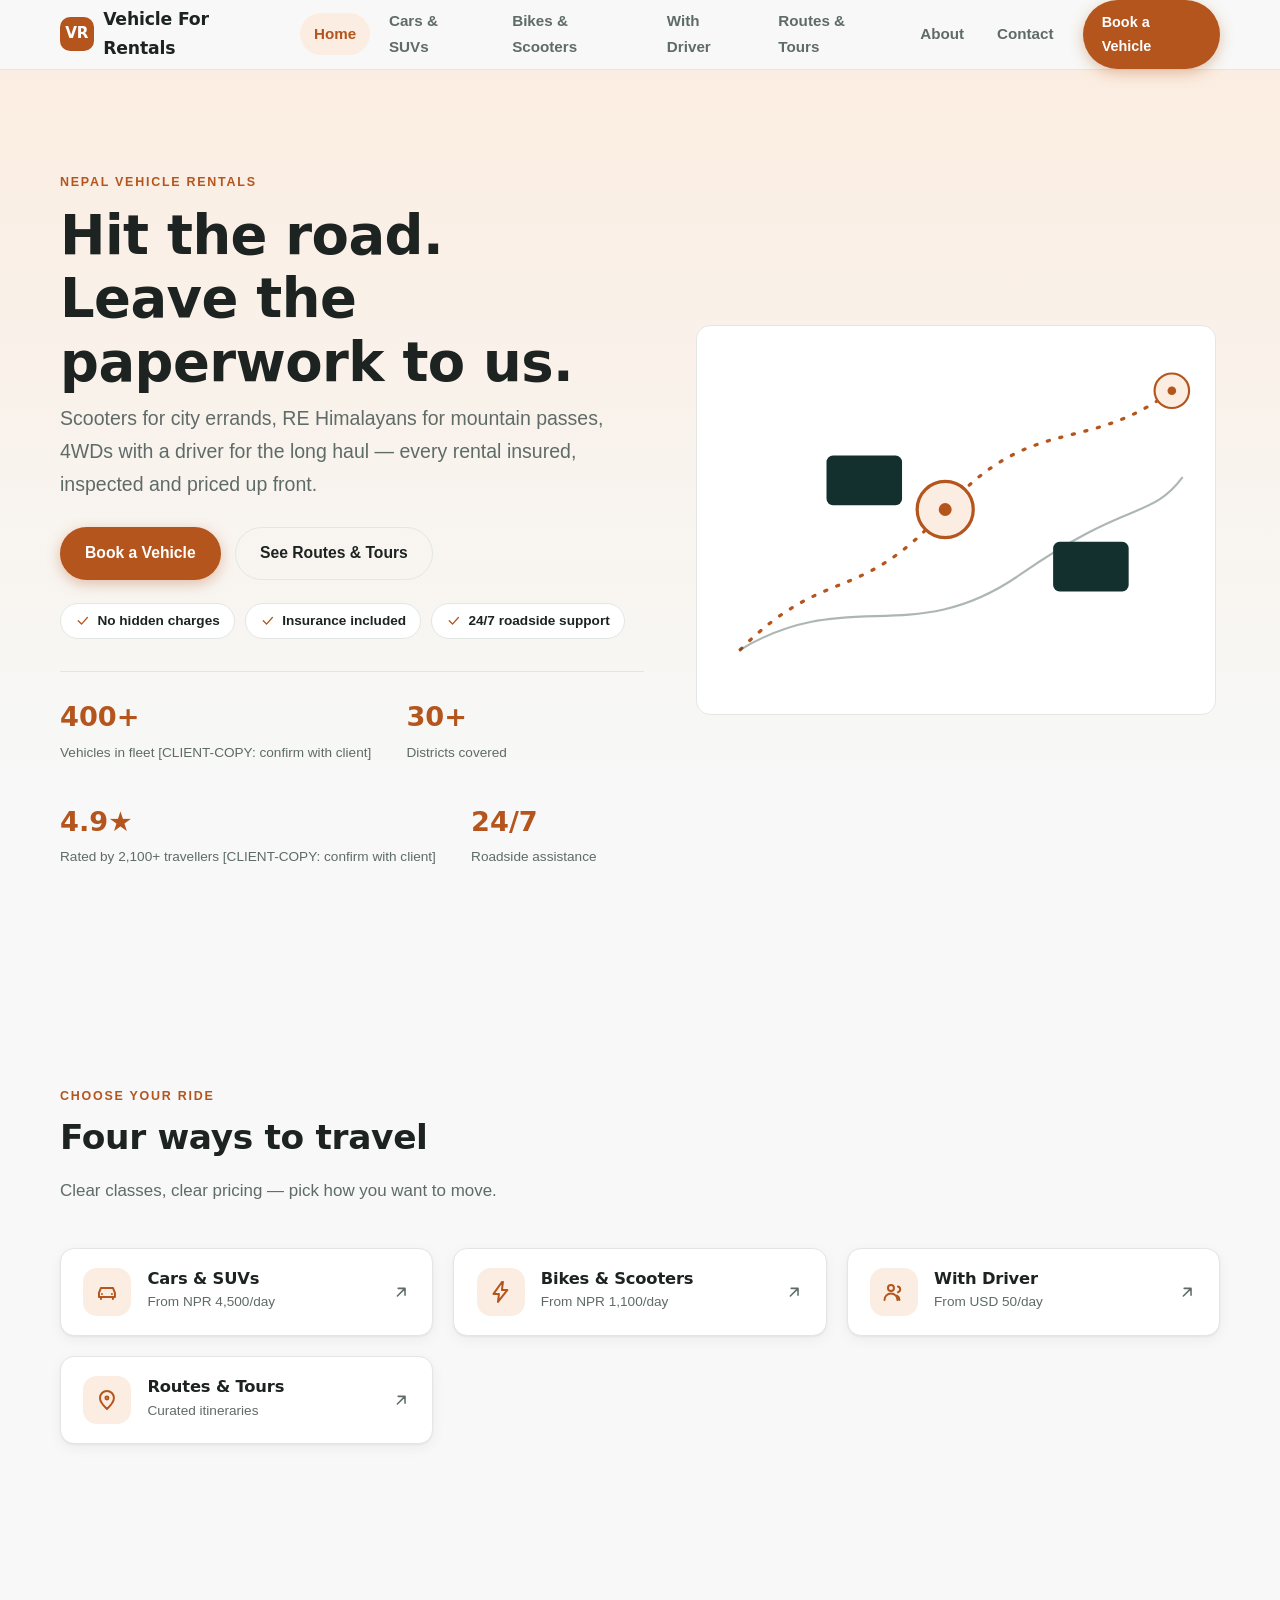
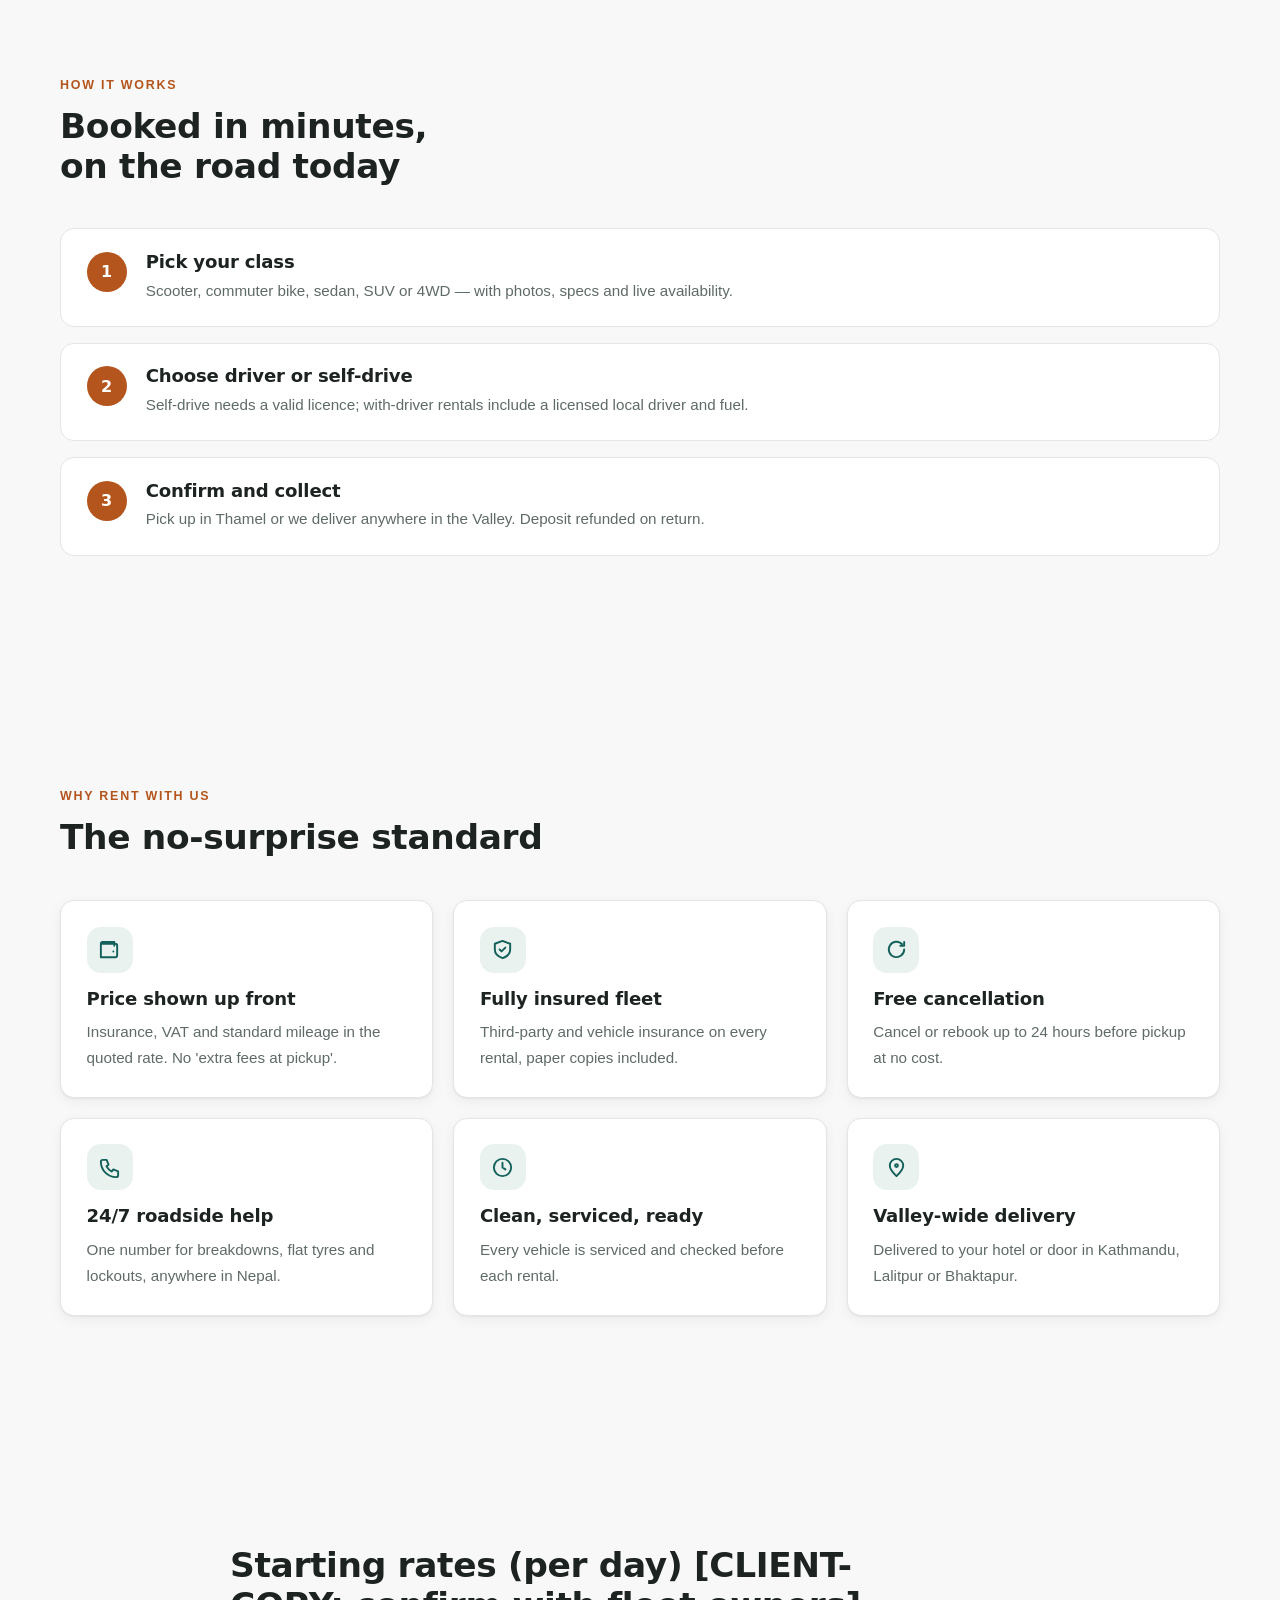
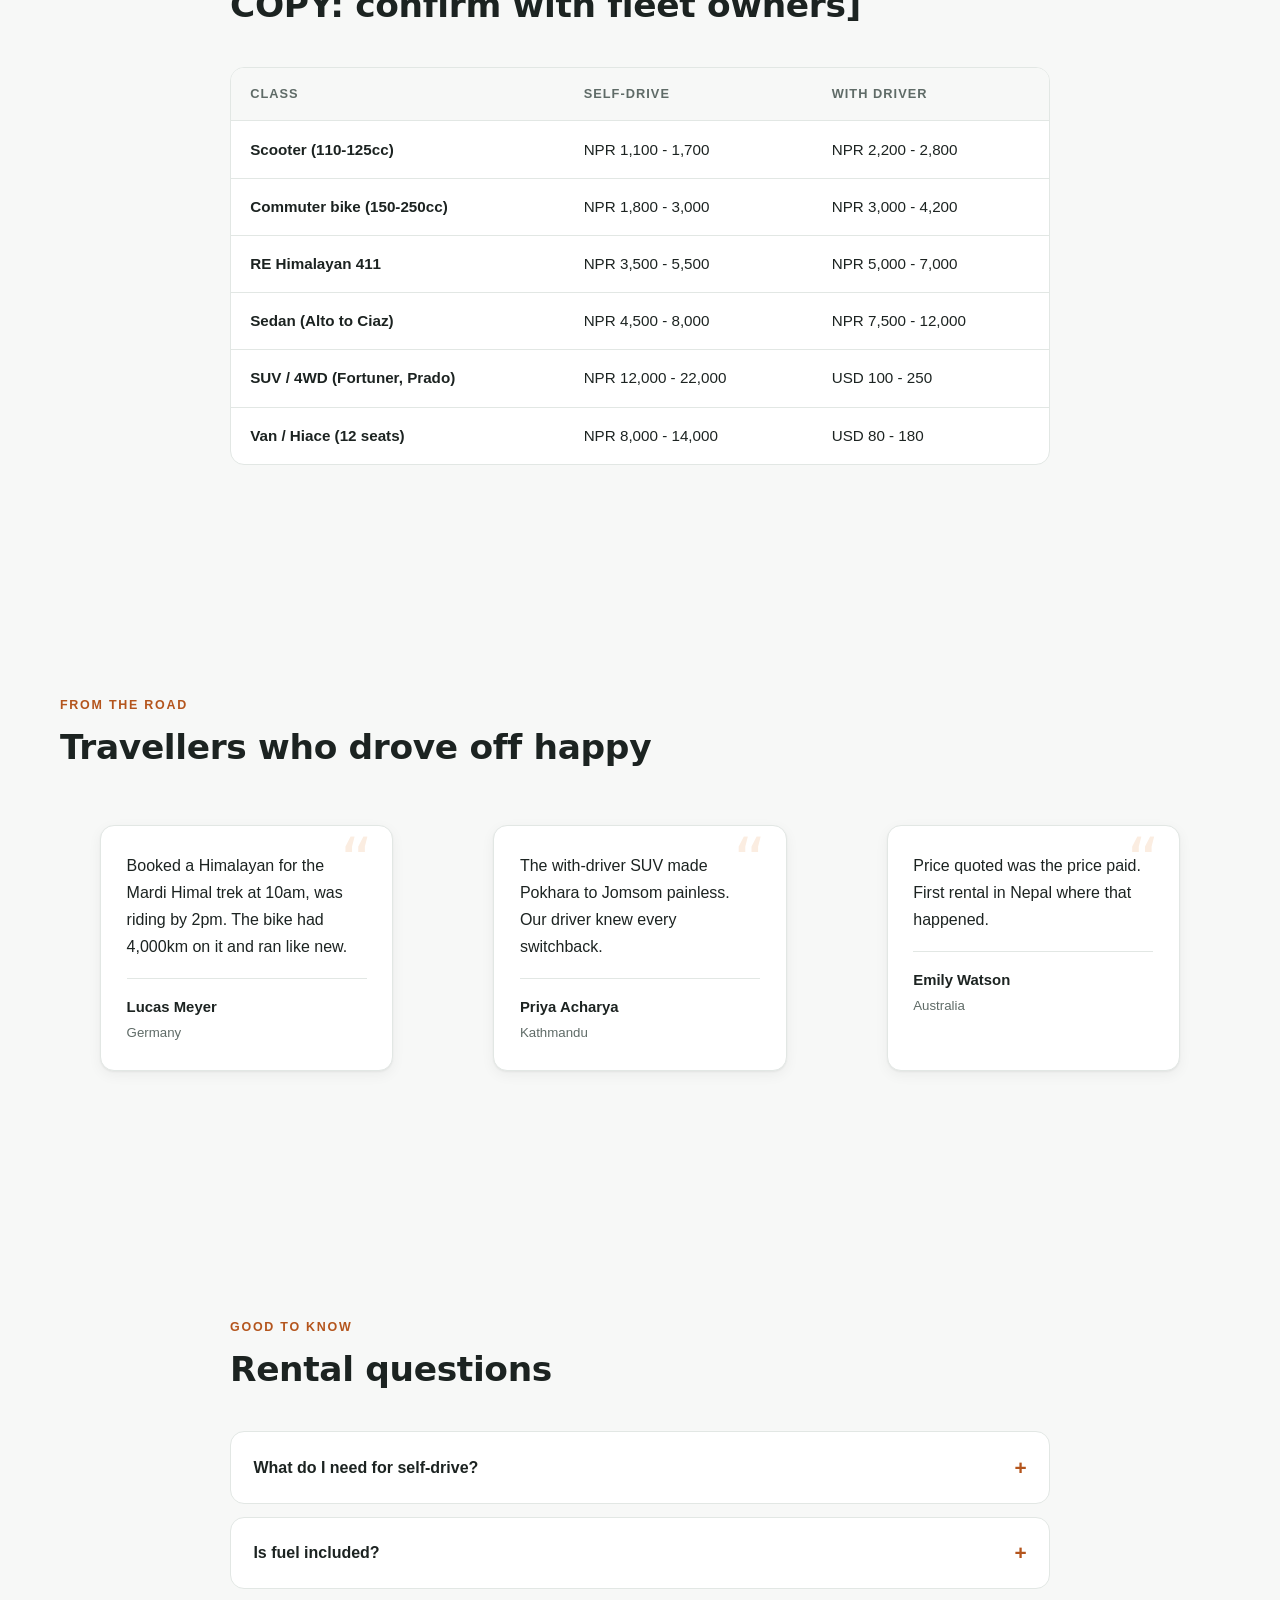
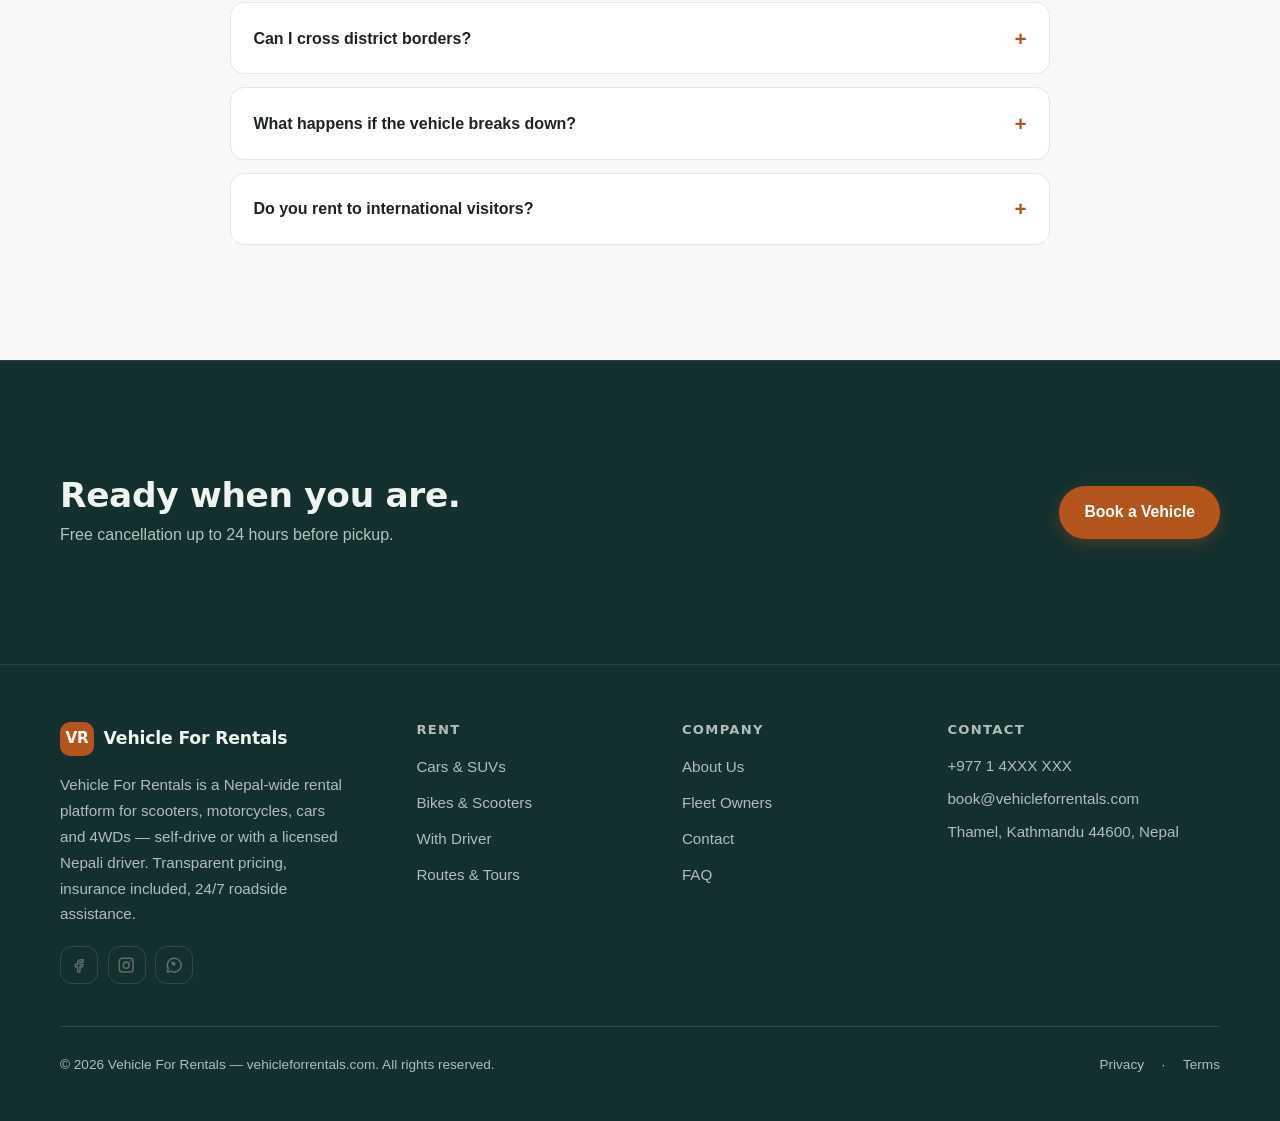
<file: index.html>
<!DOCTYPE html>
<html lang="en">
<head>
<meta charset="utf-8">
<meta name="viewport" content="width=device-width, initial-scale=1">
<title>Home — Vehicle For Rentals</title>
<meta name="description" content="Rent cars, SUVs, bikes and scooters in Nepal. Self-drive or with driver, clear NPR rates, insurance included, no hidden charges.">
<meta property="og:title" content="Home">
<meta property="og:description" content="Rent cars, SUVs, bikes and scooters in Nepal. Self-drive or with driver, clear NPR rates, insurance included, no hidden charges.">
<meta property="og:type" content="website">
<meta property="og:url" content="https://vehicleforrentals.com/index.html">
<link rel="icon" href="data:image/svg+xml,%3Csvg%20xmlns%3D'http%3A%2F%2Fwww.w3.org%2F2000%2Fsvg'%20viewBox%3D'0%200%2064%2064'%3E%3Crect%20width%3D'64'%20height%3D'64'%20rx%3D'14'%20fill%3D'%23B4551D'%2F%3E%3Ctext%20x%3D'32'%20y%3D'42'%20font-family%3D'Arial%2C%20sans-serif'%20font-size%3D'26'%20font-weight%3D'700'%20text-anchor%3D'middle'%20fill%3D'%23FFFFFF'%3EVR%3C%2Ftext%3E%3C%2Fsvg%3E">
<link rel="stylesheet" href="assets/style.css">
<script defer src="assets/main.js"></script>
<script defer src="assets/form.js"></script>
</head>
<body data-site="vehicleforrentals.com" data-page="index.html">
<!-- CLIENT-COPY: All copy on this page is placeholder. Replace prices, contact details, statistics, and testimonial quotes with client-approved content before launch. -->
<a class="skip-link" href="#main">Skip to content</a>
<header class="site-header" data-header="light">
    <div class="container header-inner">
      <a class="brand" href="index.html"><span class="brand-mark" style="background:#B4551D;color:#FFFFFF">VR</span><span class="brand-name">Vehicle For Rentals</span></a>
      <nav class="main-nav" aria-label="Primary"><ul><li><a href="index.html" aria-current="page">Home</a></li><li><a href="vehicles.html">Cars &amp; SUVs</a></li><li><a href="bikes.html">Bikes &amp; Scooters</a></li><li><a href="with-driver.html">With Driver</a></li><li><a href="routes.html">Routes &amp; Tours</a></li><li><a href="about.html">About</a></li><li><a href="contact.html">Contact</a></li></ul></nav>
      <div class="header-actions"><a class="btn btn-primary btn-sm header-cta" href="contact.html">Book a Vehicle</a><button class="menu-toggle" aria-expanded="false" aria-controls="mobile-menu" aria-label="Open menu"><span class="icon" data-icon="menu" aria-hidden="true"></span></button></div>
    </div>
    <div class="mobile-menu" id="mobile-menu" hidden>
      <ul><li><a href="index.html" aria-current="page">Home</a></li><li><a href="vehicles.html">Cars &amp; SUVs</a></li><li><a href="bikes.html">Bikes &amp; Scooters</a></li><li><a href="with-driver.html">With Driver</a></li><li><a href="routes.html">Routes &amp; Tours</a></li><li><a href="about.html">About</a></li><li><a href="contact.html">Contact</a></li></ul>
      <a class="btn btn-primary btn-block" href="contact.html">Book a Vehicle</a>
    </div>
  </header>
<main id="main">
<section class="hero hero-home has-art">
    <div class="container hero-grid">
      <div class="hero-copy">
        
        <p class="kicker">Nepal vehicle rentals</p>
        <h1>Hit the road. Leave the paperwork to us.</h1>
        <p class="hero-lede">Scooters for city errands, RE Himalayans for mountain passes, 4WDs with a driver for the long haul — every rental insured, inspected and priced up front.</p>
        <div class="btn-row"><a class="btn btn-primary" href="contact.html">Book a Vehicle</a><a class="btn btn-ghost" href="routes.html">See Routes &amp; Tours</a></div>
        <div class="hero-badges"><span class="hero-badge"><span class="icon" data-icon="check" aria-hidden="true"></span>No hidden charges</span><span class="hero-badge"><span class="icon" data-icon="check" aria-hidden="true"></span>Insurance included</span><span class="hero-badge"><span class="icon" data-icon="check" aria-hidden="true"></span>24/7 roadside support</span></div>
        <dl class="hero-stats"><div><dt>400+</dt><dd>Vehicles in fleet [CLIENT-COPY: confirm with client]</dd></div><div><dt>30+</dt><dd>Districts covered</dd></div><div><dt>4.9★</dt><dd>Rated by 2,100+ travellers [CLIENT-COPY: confirm with client]</dd></div><div><dt>24/7</dt><dd>Roadside assistance</dd></div></dl>
      </div>
      <div class="hero-art"><div class="art map-art" aria-hidden="true">
        <svg viewBox="0 0 480 360" role="presentation">
          <path d="M40 300 C120 220 150 260 230 170 S360 120 440 60" fill="none" stroke="#B4551D" stroke-width="3" stroke-dasharray="2 10" stroke-linecap="round"/>
          <path d="M40 300 C140 240 200 300 300 230 S420 180 450 140" fill="none" stroke="#14302E" stroke-width="2" opacity="0.35"/>
          <circle cx="230" cy="170" r="26" fill="#FBEDE1" stroke="#B4551D" stroke-width="3"/>
          <circle cx="230" cy="170" r="6" fill="#B4551D"/>
          <circle cx="440" cy="60" r="16" fill="#FBEDE1" stroke="#B4551D" stroke-width="2"/>
          <circle cx="440" cy="60" r="4" fill="#B4551D"/>
          <rect x="120" y="120" width="70" height="46" rx="6" fill="#14302E"/>
          <rect x="330" y="200" width="70" height="46" rx="6" fill="#14302E"/>
        </svg></div></div>
    </div>
  </section>
<section class="sec">
        <div class="container">
          <div class="sec-head"><p class="kicker">Choose your ride</p><h2>Four ways to travel</h2><p class="lede">Clear classes, clear pricing — pick how you want to move.</p></div>
          <ul class="grid cats">
            <li class="card cat"><span class="cat-icon"><span class="icon" data-icon="car" aria-hidden="true"></span></span><div><h3>Cars &amp; SUVs</h3><p>From NPR 4,500/day</p></div><span class="icon" data-icon="arrow-up-right" aria-hidden="true"></span></li><li class="card cat"><span class="cat-icon"><span class="icon" data-icon="bolt" aria-hidden="true"></span></span><div><h3>Bikes &amp; Scooters</h3><p>From NPR 1,100/day</p></div><span class="icon" data-icon="arrow-up-right" aria-hidden="true"></span></li><li class="card cat"><span class="cat-icon"><span class="icon" data-icon="users" aria-hidden="true"></span></span><div><h3>With Driver</h3><p>From USD 50/day</p></div><span class="icon" data-icon="arrow-up-right" aria-hidden="true"></span></li><li class="card cat"><span class="cat-icon"><span class="icon" data-icon="pin" aria-hidden="true"></span></span><div><h3>Routes &amp; Tours</h3><p>Curated itineraries</p></div><span class="icon" data-icon="arrow-up-right" aria-hidden="true"></span></li>
          </ul>
        </div></section><section class="sec">
        <div class="container">
          <div class="sec-head"><p class="kicker">How it works</p><h2>Booked in minutes, on the road today</h2></div>
          <ol class="steps">
            <li class="step"><span class="step-n">1</span><div><h3>Pick your class</h3><p>Scooter, commuter bike, sedan, SUV or 4WD — with photos, specs and live availability.</p></div></li><li class="step"><span class="step-n">2</span><div><h3>Choose driver or self-drive</h3><p>Self-drive needs a valid licence; with-driver rentals include a licensed local driver and fuel.</p></div></li><li class="step"><span class="step-n">3</span><div><h3>Confirm and collect</h3><p>Pick up in Thamel or we deliver anywhere in the Valley. Deposit refunded on return.</p></div></li>
          </ol>
        </div></section><section class="sec">
        <div class="container">
          <div class="sec-head"><p class="kicker">Why rent with us</p><h2>The no-surprise standard</h2></div>
          <ul class="grid features">
            <li class="card feature"><span class="feature-icon"><span class="icon" data-icon="wallet" aria-hidden="true"></span></span><h3>Price shown up front</h3><p>Insurance, VAT and standard mileage in the quoted rate. No &#39;extra fees at pickup&#39;.</p></li><li class="card feature"><span class="feature-icon"><span class="icon" data-icon="shield" aria-hidden="true"></span></span><h3>Fully insured fleet</h3><p>Third-party and vehicle insurance on every rental, paper copies included.</p></li><li class="card feature"><span class="feature-icon"><span class="icon" data-icon="refresh" aria-hidden="true"></span></span><h3>Free cancellation</h3><p>Cancel or rebook up to 24 hours before pickup at no cost.</p></li><li class="card feature"><span class="feature-icon"><span class="icon" data-icon="phone" aria-hidden="true"></span></span><h3>24/7 roadside help</h3><p>One number for breakdowns, flat tyres and lockouts, anywhere in Nepal.</p></li><li class="card feature"><span class="feature-icon"><span class="icon" data-icon="clock" aria-hidden="true"></span></span><h3>Clean, serviced, ready</h3><p>Every vehicle is serviced and checked before each rental.</p></li><li class="card feature"><span class="feature-icon"><span class="icon" data-icon="pin" aria-hidden="true"></span></span><h3>Valley-wide delivery</h3><p>Delivered to your hotel or door in Kathmandu, Lalitpur or Bhaktapur.</p></li>
          </ul>
        </div></section><section class="sec">
        <div class="container narrow">
          <div class="sec-head"><h2>Starting rates (per day) [CLIENT-COPY: confirm with fleet owners]</h2></div>
          <div class="table-wrap"><table>
            <thead><tr><th scope="col">Class</th><th scope="col">Self-drive</th><th scope="col">With driver</th></tr></thead>
            <tbody><tr><th scope="row">Scooter (110-125cc)</th><td>NPR 1,100 - 1,700</td><td>NPR 2,200 - 2,800</td></tr><tr><th scope="row">Commuter bike (150-250cc)</th><td>NPR 1,800 - 3,000</td><td>NPR 3,000 - 4,200</td></tr><tr><th scope="row">RE Himalayan 411</th><td>NPR 3,500 - 5,500</td><td>NPR 5,000 - 7,000</td></tr><tr><th scope="row">Sedan (Alto to Ciaz)</th><td>NPR 4,500 - 8,000</td><td>NPR 7,500 - 12,000</td></tr><tr><th scope="row">SUV / 4WD (Fortuner, Prado)</th><td>NPR 12,000 - 22,000</td><td>USD 100 - 250</td></tr><tr><th scope="row">Van / Hiace (12 seats)</th><td>NPR 8,000 - 14,000</td><td>USD 80 - 180</td></tr></tbody>
          </table></div>
        </div></section><section class="sec">
        <div class="container">
          <div class="sec-head"><p class="kicker">From the road</p><h2>Travellers who drove off happy</h2></div>
          <div class="grid testis">
            <figure class="card testi"><blockquote>Booked a Himalayan for the Mardi Himal trek at 10am, was riding by 2pm. The bike had 4,000km on it and ran like new.</blockquote><figcaption><b>Lucas Meyer</b><span>Germany</span></figcaption></figure><figure class="card testi"><blockquote>The with-driver SUV made Pokhara to Jomsom painless. Our driver knew every switchback.</blockquote><figcaption><b>Priya Acharya</b><span>Kathmandu</span></figcaption></figure><figure class="card testi"><blockquote>Price quoted was the price paid. First rental in Nepal where that happened.</blockquote><figcaption><b>Emily Watson</b><span>Australia</span></figcaption></figure>
          </div>
        </div></section><section class="sec">
        <div class="container narrow">
          <div class="sec-head"><p class="kicker">Good to know</p><h2>Rental questions</h2></div>
          <div class="faq">
            <details class="faq-item"><summary>What do I need for self-drive?</summary><p>A valid driving licence (Nepali, or international permit for visitors) and a refundable deposit. You must be 21+.</p></details><details class="faq-item"><summary>Is fuel included?</summary><p>Self-drive: no — full-to-full policy. With-driver: fuel for the agreed route is included.</p></details><details class="faq-item"><summary>Can I cross district borders?</summary><p>Yes. Mountain and restricted zones need a route clearance which we arrange for you.</p></details><details class="faq-item"><summary>What happens if the vehicle breaks down?</summary><p>Call the 24/7 line — we send roadside help or a replacement vehicle, typically within 2-4 hours.</p></details><details class="faq-item"><summary>Do you rent to international visitors?</summary><p>Yes, and we&#39;re the most common choice for RE Himalayan riders. We&#39;ll walk you through permit and licence rules.</p></details>
          </div>
        </div></section><section class="sec cta-sec" style="background:#14302E;color:#EFF4F1">
        <div class="container cta-inner">
          <div><h2>Ready when you are.</h2><p>Free cancellation up to 24 hours before pickup.</p></div>
          <a class="btn btn-primary" href="contact.html">Book a Vehicle</a>
        </div></section>

</main>
<footer class="site-footer footer-dark" style="background:#14302E;color:#EFF4F1">
    <div class="container">
      <div class="f-top">
        <div class="f-brand">
          <a class="brand" href="index.html"><span class="brand-mark" style="background:#B4551D;color:#FFFFFF">VR</span><span class="brand-name">Vehicle For Rentals</span></a>
          <p>Vehicle For Rentals is a Nepal-wide rental platform for scooters, motorcycles, cars and 4WDs — self-drive or with a licensed Nepali driver. Transparent pricing, insurance included, 24/7 roadside assistance.</p>
          <div class="socials"><a class="social" href="https://facebook.com/vehicleforrentals" aria-label="Facebook"><span class="icon" data-icon="facebook" aria-hidden="true"></span></a><a class="social" href="https://instagram.com/vehicleforrentals" aria-label="Instagram"><span class="icon" data-icon="instagram" aria-hidden="true"></span></a><a class="social" href="https://wa.me/9779800000000" aria-label="Whatsapp"><span class="icon" data-icon="whatsapp" aria-hidden="true"></span></a></div>
        </div>
        <div class="f-col"><h3>Rent</h3><ul><li><a href="vehicles.html">Cars &amp; SUVs</a></li><li><a href="bikes.html">Bikes &amp; Scooters</a></li><li><a href="with-driver.html">With Driver</a></li><li><a href="routes.html">Routes &amp; Tours</a></li></ul></div><div class="f-col"><h3>Company</h3><ul><li><a href="about.html">About Us</a></li><li><a href="contact.html">Fleet Owners</a></li><li><a href="contact.html">Contact</a></li><li><a href="routes.html">FAQ</a></li></ul></div>
        <div class="f-col f-contact"><h3>Contact</h3>
          <p>+977 1 4XXX XXX</p>
          <p>book@vehicleforrentals.com</p>
          <p>Thamel, Kathmandu 44600, Nepal</p>
        </div>
      </div>
      <div class="f-bottom"><p>© 2026 Vehicle For Rentals — vehicleforrentals.com. All rights reserved.</p><div class="f-legal"><a href="privacy.html">Privacy</a> · <a href="terms.html">Terms</a></div></div>
    </div>
  </footer>
</body>
</html>
</file>
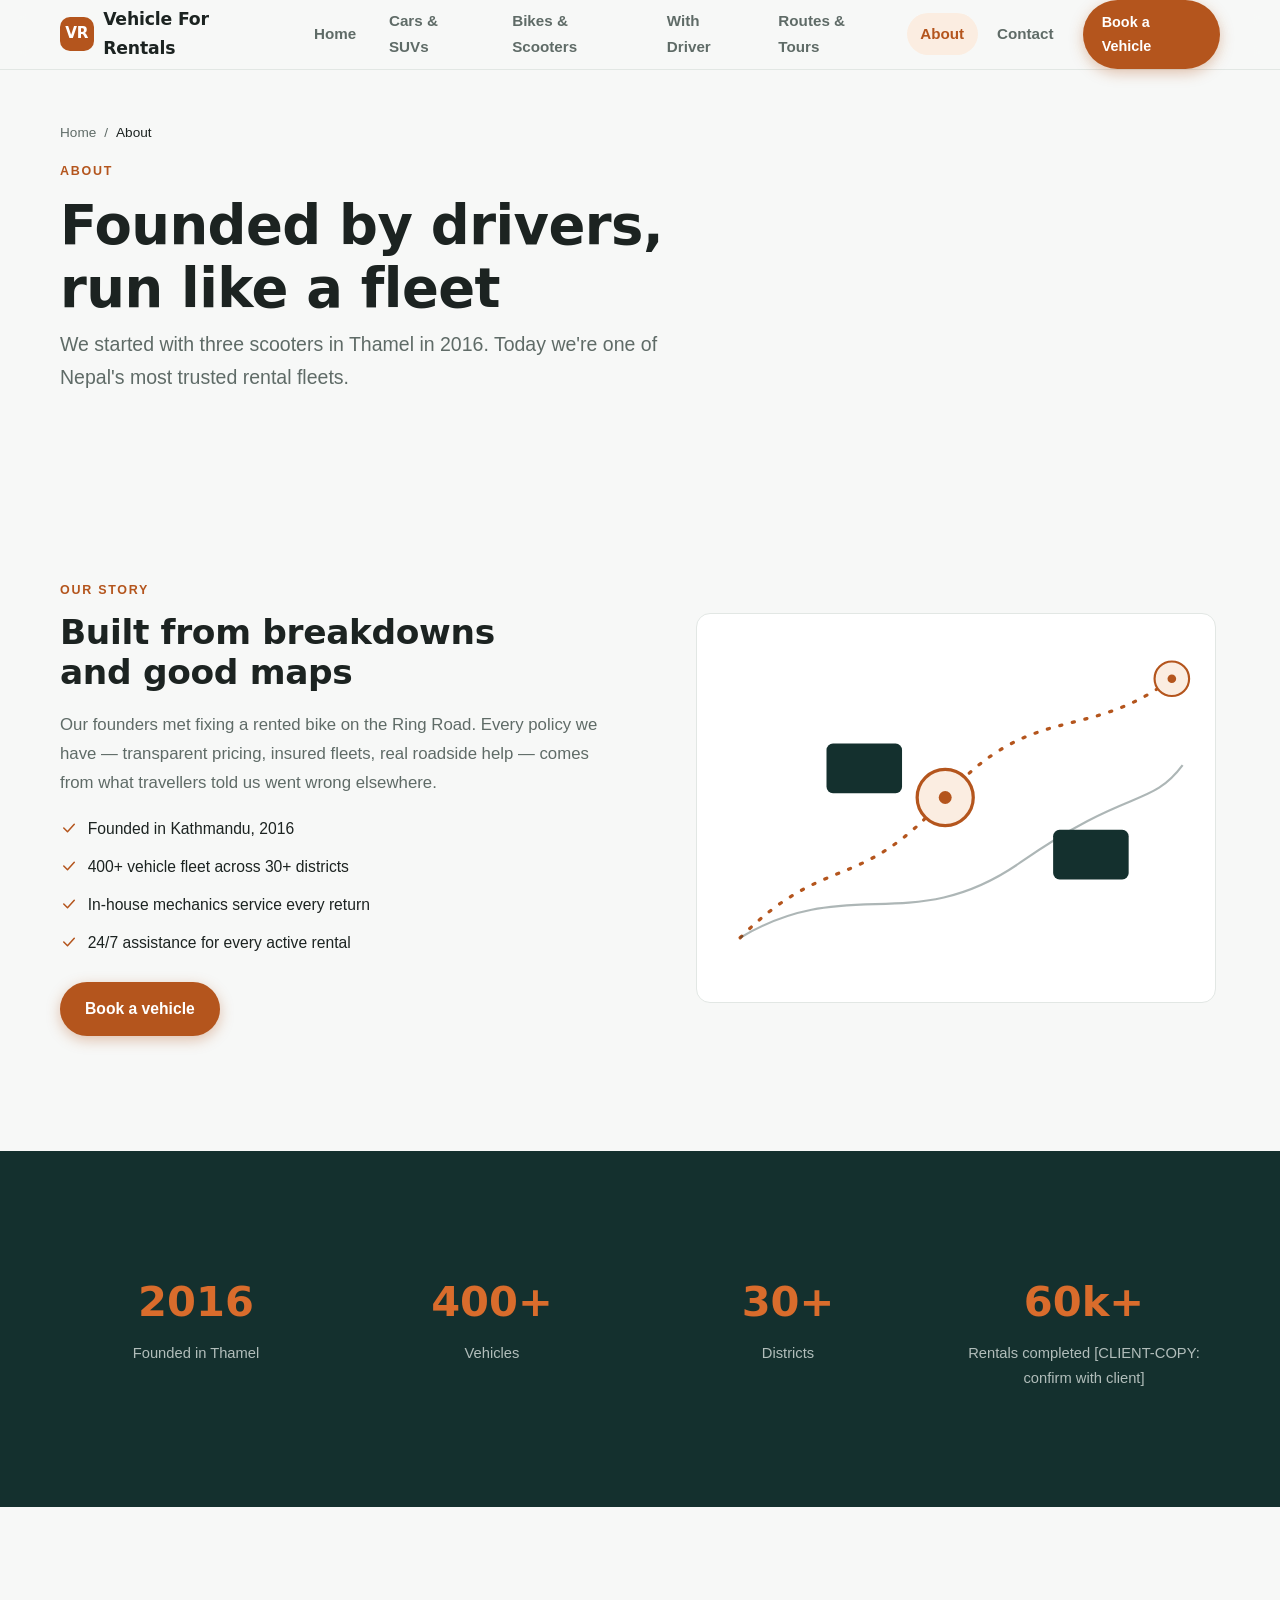
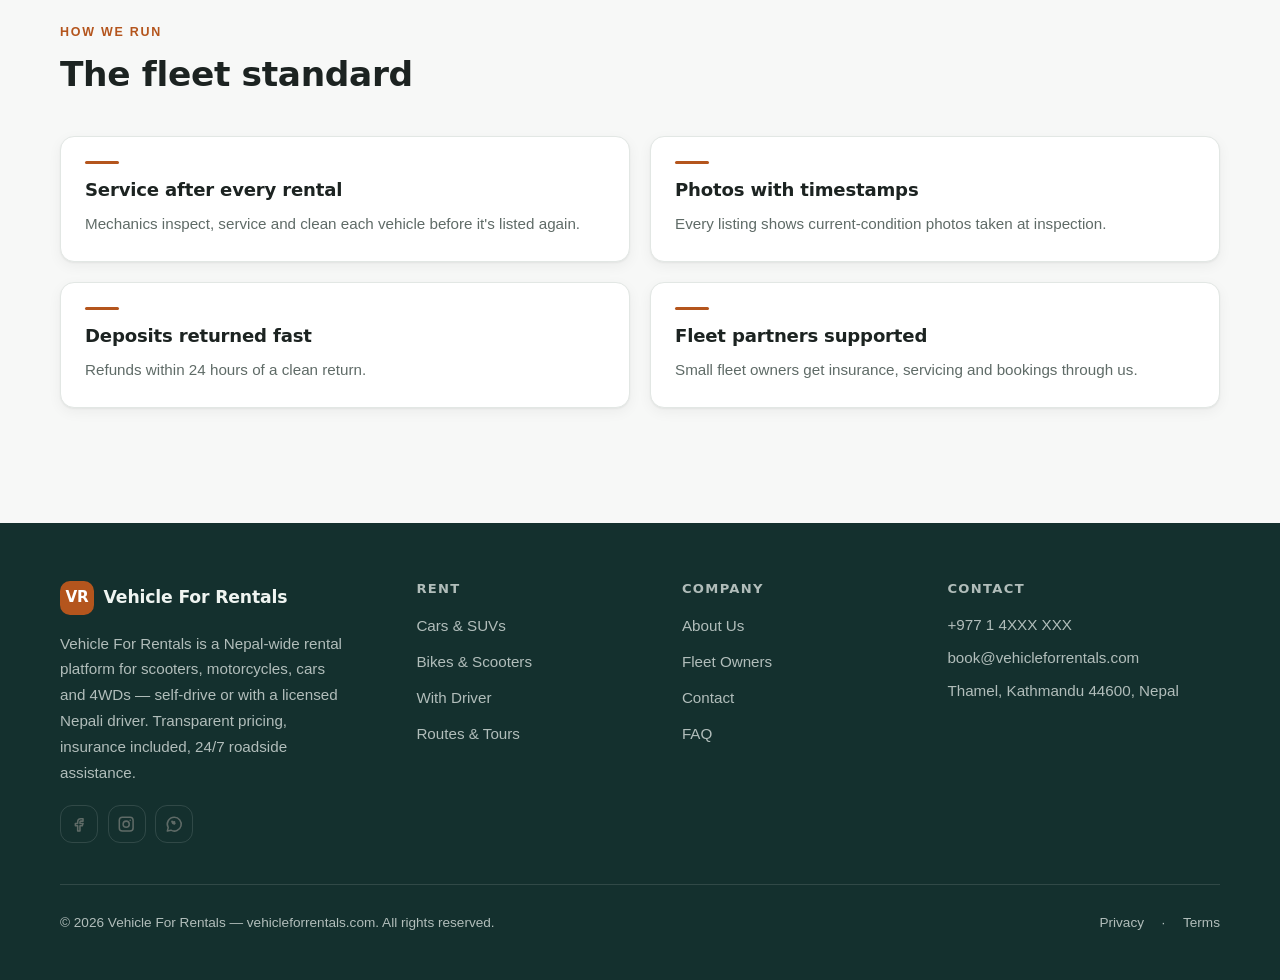
<file: about.html>
<!DOCTYPE html>
<html lang="en">
<head>
<meta charset="utf-8">
<meta name="viewport" content="width=device-width, initial-scale=1">
<title>About — Vehicle For Rentals</title>
<meta name="description" content="About Vehicle For Rentals — a Nepal vehicle rental platform founded in 2016 by drivers and travellers.">
<meta property="og:title" content="About">
<meta property="og:description" content="About Vehicle For Rentals — a Nepal vehicle rental platform founded in 2016 by drivers and travellers.">
<meta property="og:type" content="website">
<meta property="og:url" content="https://vehicleforrentals.com/about.html">
<link rel="icon" href="data:image/svg+xml,%3Csvg%20xmlns%3D'http%3A%2F%2Fwww.w3.org%2F2000%2Fsvg'%20viewBox%3D'0%200%2064%2064'%3E%3Crect%20width%3D'64'%20height%3D'64'%20rx%3D'14'%20fill%3D'%23B4551D'%2F%3E%3Ctext%20x%3D'32'%20y%3D'42'%20font-family%3D'Arial%2C%20sans-serif'%20font-size%3D'26'%20font-weight%3D'700'%20text-anchor%3D'middle'%20fill%3D'%23FFFFFF'%3EVR%3C%2Ftext%3E%3C%2Fsvg%3E">
<link rel="stylesheet" href="assets/style.css">
<script defer src="assets/main.js"></script>
<script defer src="assets/form.js"></script>
</head>
<body data-site="vehicleforrentals.com" data-page="about.html">
<!-- CLIENT-COPY: All copy on this page is placeholder. Replace prices, contact details, statistics, and testimonial quotes with client-approved content before launch. -->
<a class="skip-link" href="#main">Skip to content</a>
<header class="site-header" data-header="light">
    <div class="container header-inner">
      <a class="brand" href="index.html"><span class="brand-mark" style="background:#B4551D;color:#FFFFFF">VR</span><span class="brand-name">Vehicle For Rentals</span></a>
      <nav class="main-nav" aria-label="Primary"><ul><li><a href="index.html">Home</a></li><li><a href="vehicles.html">Cars &amp; SUVs</a></li><li><a href="bikes.html">Bikes &amp; Scooters</a></li><li><a href="with-driver.html">With Driver</a></li><li><a href="routes.html">Routes &amp; Tours</a></li><li><a href="about.html" aria-current="page">About</a></li><li><a href="contact.html">Contact</a></li></ul></nav>
      <div class="header-actions"><a class="btn btn-primary btn-sm header-cta" href="contact.html">Book a Vehicle</a><button class="menu-toggle" aria-expanded="false" aria-controls="mobile-menu" aria-label="Open menu"><span class="icon" data-icon="menu" aria-hidden="true"></span></button></div>
    </div>
    <div class="mobile-menu" id="mobile-menu" hidden>
      <ul><li><a href="index.html">Home</a></li><li><a href="vehicles.html">Cars &amp; SUVs</a></li><li><a href="bikes.html">Bikes &amp; Scooters</a></li><li><a href="with-driver.html">With Driver</a></li><li><a href="routes.html">Routes &amp; Tours</a></li><li><a href="about.html" aria-current="page">About</a></li><li><a href="contact.html">Contact</a></li></ul>
      <a class="btn btn-primary btn-block" href="contact.html">Book a Vehicle</a>
    </div>
  </header>
<main id="main">
<section class="hero hero-inner">
    <div class="container hero-grid">
      <div class="hero-copy">
        <nav class="crumbs" aria-label="Breadcrumb"><a href="index.html">Home</a><span aria-hidden="true">/</span><span aria-current="page">About</span></nav>
        <p class="kicker">About</p>
        <h1>Founded by drivers, run like a fleet</h1>
        <p class="hero-lede">We started with three scooters in Thamel in 2016. Today we&#39;re one of Nepal&#39;s most trusted rental fleets.</p>
        
        
        
      </div>
      
    </div>
  </section>
<section class="sec">
        <div class="container split">
          <div class="split-copy">
            <p class="kicker">Our story</p><h2>Built from breakdowns and good maps</h2>
            <p class="lede">Our founders met fixing a rented bike on the Ring Road. Every policy we have — transparent pricing, insured fleets, real roadside help — comes from what travellers told us went wrong elsewhere.</p>
            <ul class="tick-list"><li><span class="icon" data-icon="check" aria-hidden="true"></span><span>Founded in Kathmandu, 2016</span></li><li><span class="icon" data-icon="check" aria-hidden="true"></span><span>400+ vehicle fleet across 30+ districts</span></li><li><span class="icon" data-icon="check" aria-hidden="true"></span><span>In-house mechanics service every return</span></li><li><span class="icon" data-icon="check" aria-hidden="true"></span><span>24/7 assistance for every active rental</span></li></ul>
            <div class="btn-row"><a class="btn btn-primary" href="contact.html">Book a vehicle</a></div>
          </div>
          <div class="split-art"><div class="art map-art" aria-hidden="true">
        <svg viewBox="0 0 480 360" role="presentation">
          <path d="M40 300 C120 220 150 260 230 170 S360 120 440 60" fill="none" stroke="#B4551D" stroke-width="3" stroke-dasharray="2 10" stroke-linecap="round"/>
          <path d="M40 300 C140 240 200 300 300 230 S420 180 450 140" fill="none" stroke="#14302E" stroke-width="2" opacity="0.35"/>
          <circle cx="230" cy="170" r="26" fill="#FBEDE1" stroke="#B4551D" stroke-width="3"/>
          <circle cx="230" cy="170" r="6" fill="#B4551D"/>
          <circle cx="440" cy="60" r="16" fill="#FBEDE1" stroke="#B4551D" stroke-width="2"/>
          <circle cx="440" cy="60" r="4" fill="#B4551D"/>
          <rect x="120" y="120" width="70" height="46" rx="6" fill="#14302E"/>
          <rect x="330" y="200" width="70" height="46" rx="6" fill="#14302E"/>
        </svg></div></div>
        </div></section><section class="sec stats-sec" style="background:#14302E;color:#EFF4F1">
        <div class="container">
          <dl class="stats">
            <div><dt>2016</dt><dd>Founded in Thamel</dd></div><div><dt>400+</dt><dd>Vehicles</dd></div><div><dt>30+</dt><dd>Districts</dd></div><div><dt>60k+</dt><dd>Rentals completed [CLIENT-COPY: confirm with client]</dd></div>
          </dl>
        </div></section><section class="sec">
        <div class="container">
          <div class="sec-head"><p class="kicker">How we run</p><h2>The fleet standard</h2></div>
          <ol class="process">
            <li><h3>Service after every rental</h3><p>Mechanics inspect, service and clean each vehicle before it&#39;s listed again.</p></li><li><h3>Photos with timestamps</h3><p>Every listing shows current-condition photos taken at inspection.</p></li><li><h3>Deposits returned fast</h3><p>Refunds within 24 hours of a clean return.</p></li><li><h3>Fleet partners supported</h3><p>Small fleet owners get insurance, servicing and bookings through us.</p></li>
          </ol>
        </div></section>

</main>
<footer class="site-footer footer-dark" style="background:#14302E;color:#EFF4F1">
    <div class="container">
      <div class="f-top">
        <div class="f-brand">
          <a class="brand" href="index.html"><span class="brand-mark" style="background:#B4551D;color:#FFFFFF">VR</span><span class="brand-name">Vehicle For Rentals</span></a>
          <p>Vehicle For Rentals is a Nepal-wide rental platform for scooters, motorcycles, cars and 4WDs — self-drive or with a licensed Nepali driver. Transparent pricing, insurance included, 24/7 roadside assistance.</p>
          <div class="socials"><a class="social" href="https://facebook.com/vehicleforrentals" aria-label="Facebook"><span class="icon" data-icon="facebook" aria-hidden="true"></span></a><a class="social" href="https://instagram.com/vehicleforrentals" aria-label="Instagram"><span class="icon" data-icon="instagram" aria-hidden="true"></span></a><a class="social" href="https://wa.me/9779800000000" aria-label="Whatsapp"><span class="icon" data-icon="whatsapp" aria-hidden="true"></span></a></div>
        </div>
        <div class="f-col"><h3>Rent</h3><ul><li><a href="vehicles.html">Cars &amp; SUVs</a></li><li><a href="bikes.html">Bikes &amp; Scooters</a></li><li><a href="with-driver.html">With Driver</a></li><li><a href="routes.html">Routes &amp; Tours</a></li></ul></div><div class="f-col"><h3>Company</h3><ul><li><a href="about.html">About Us</a></li><li><a href="contact.html">Fleet Owners</a></li><li><a href="contact.html">Contact</a></li><li><a href="routes.html">FAQ</a></li></ul></div>
        <div class="f-col f-contact"><h3>Contact</h3>
          <p>+977 1 4XXX XXX</p>
          <p>book@vehicleforrentals.com</p>
          <p>Thamel, Kathmandu 44600, Nepal</p>
        </div>
      </div>
      <div class="f-bottom"><p>© 2026 Vehicle For Rentals — vehicleforrentals.com. All rights reserved.</p><div class="f-legal"><a href="privacy.html">Privacy</a> · <a href="terms.html">Terms</a></div></div>
    </div>
  </footer>
</body>
</html>
</file>
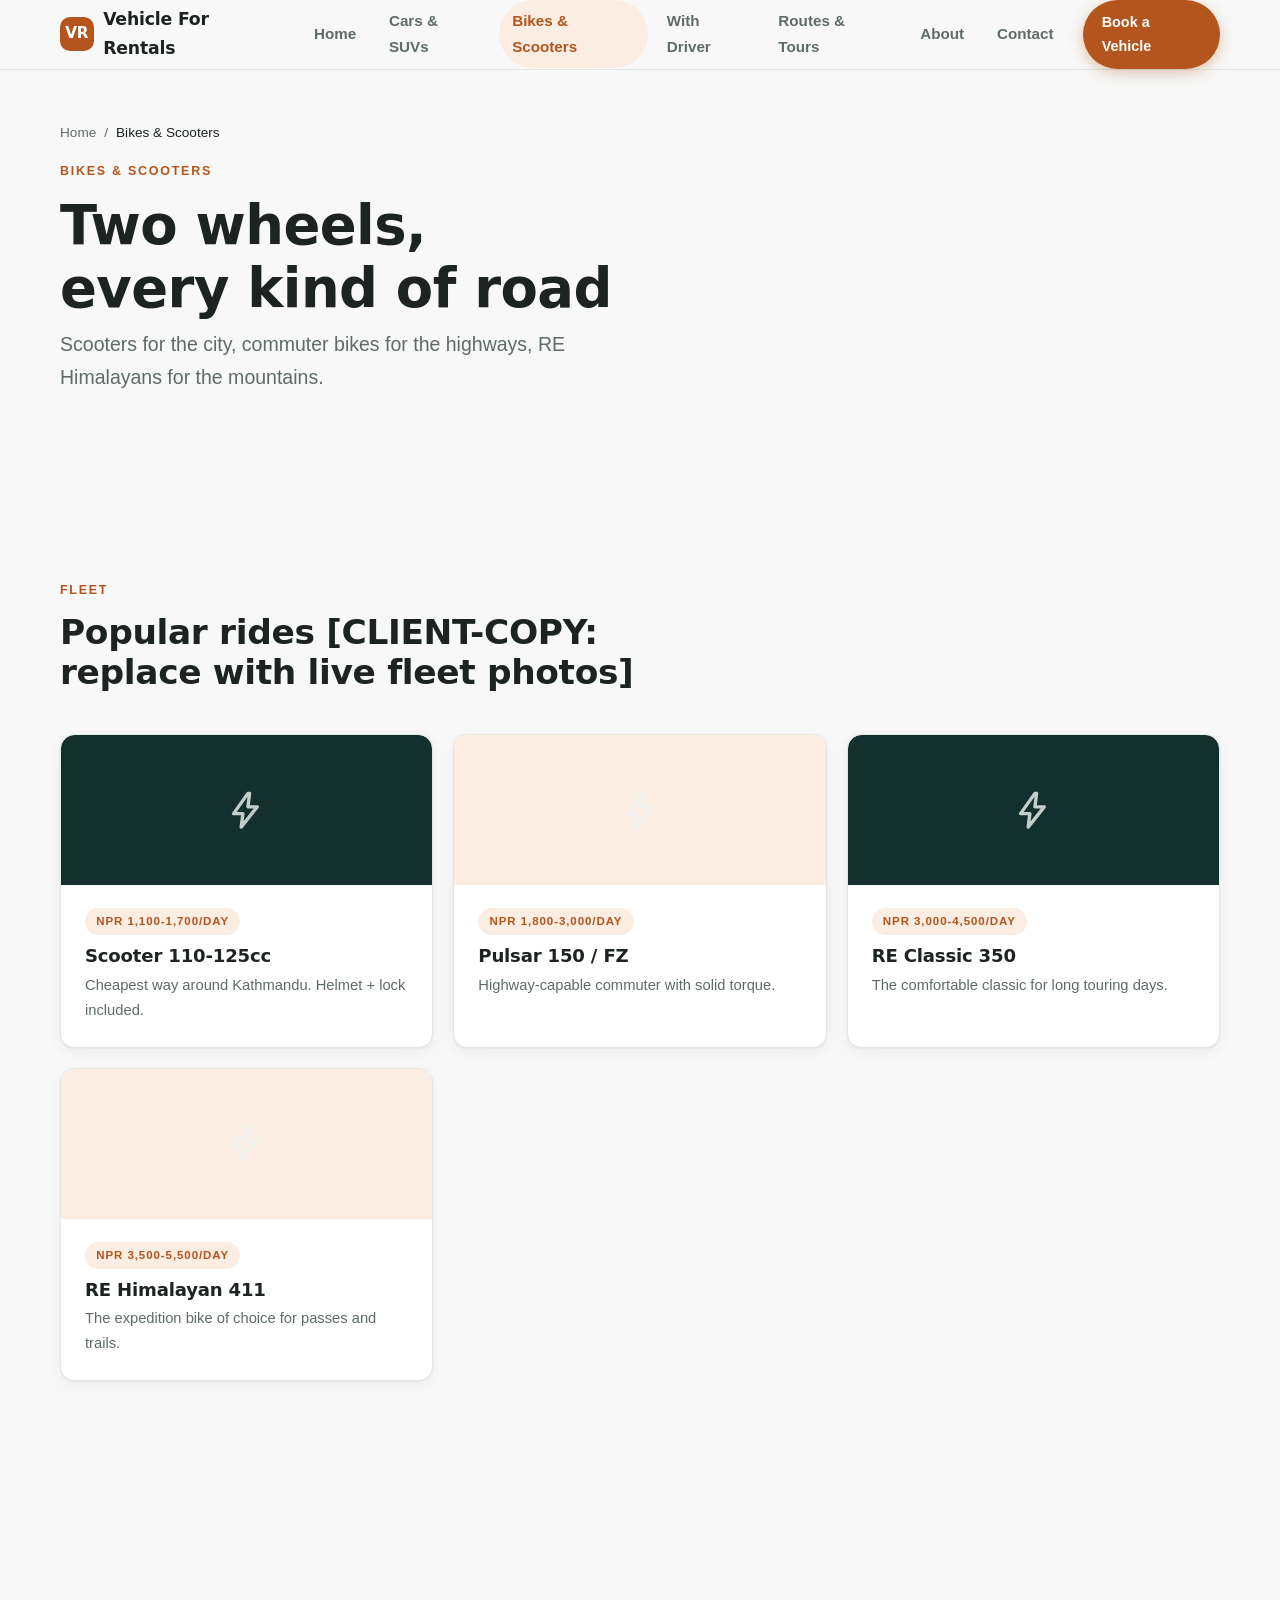
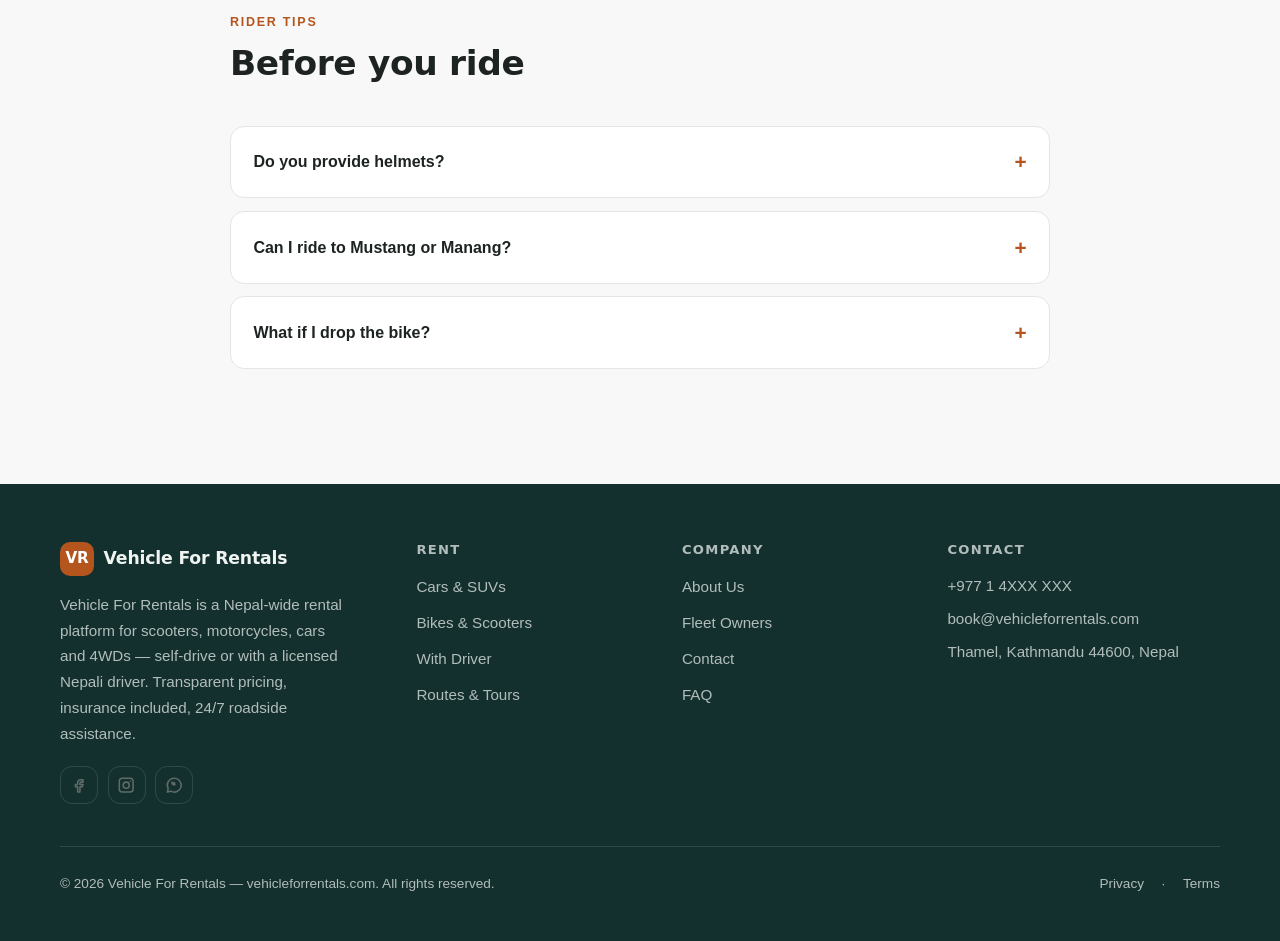
<file: bikes.html>
<!DOCTYPE html>
<html lang="en">
<head>
<meta charset="utf-8">
<meta name="viewport" content="width=device-width, initial-scale=1">
<title>Bikes &amp; Scooters — Vehicle For Rentals</title>
<meta name="description" content="Rent bikes and scooters in Nepal — scooters from NPR 1,100/day, RE Himalayans for high passes, helmets and locks included.">
<meta property="og:title" content="Bikes &amp; Scooters">
<meta property="og:description" content="Rent bikes and scooters in Nepal — scooters from NPR 1,100/day, RE Himalayans for high passes, helmets and locks included.">
<meta property="og:type" content="website">
<meta property="og:url" content="https://vehicleforrentals.com/bikes.html">
<link rel="icon" href="data:image/svg+xml,%3Csvg%20xmlns%3D'http%3A%2F%2Fwww.w3.org%2F2000%2Fsvg'%20viewBox%3D'0%200%2064%2064'%3E%3Crect%20width%3D'64'%20height%3D'64'%20rx%3D'14'%20fill%3D'%23B4551D'%2F%3E%3Ctext%20x%3D'32'%20y%3D'42'%20font-family%3D'Arial%2C%20sans-serif'%20font-size%3D'26'%20font-weight%3D'700'%20text-anchor%3D'middle'%20fill%3D'%23FFFFFF'%3EVR%3C%2Ftext%3E%3C%2Fsvg%3E">
<link rel="stylesheet" href="assets/style.css">
<script defer src="assets/main.js"></script>
<script defer src="assets/form.js"></script>
</head>
<body data-site="vehicleforrentals.com" data-page="bikes.html">
<!-- CLIENT-COPY: All copy on this page is placeholder. Replace prices, contact details, statistics, and testimonial quotes with client-approved content before launch. -->
<a class="skip-link" href="#main">Skip to content</a>
<header class="site-header" data-header="light">
    <div class="container header-inner">
      <a class="brand" href="index.html"><span class="brand-mark" style="background:#B4551D;color:#FFFFFF">VR</span><span class="brand-name">Vehicle For Rentals</span></a>
      <nav class="main-nav" aria-label="Primary"><ul><li><a href="index.html">Home</a></li><li><a href="vehicles.html">Cars &amp; SUVs</a></li><li><a href="bikes.html" aria-current="page">Bikes &amp; Scooters</a></li><li><a href="with-driver.html">With Driver</a></li><li><a href="routes.html">Routes &amp; Tours</a></li><li><a href="about.html">About</a></li><li><a href="contact.html">Contact</a></li></ul></nav>
      <div class="header-actions"><a class="btn btn-primary btn-sm header-cta" href="contact.html">Book a Vehicle</a><button class="menu-toggle" aria-expanded="false" aria-controls="mobile-menu" aria-label="Open menu"><span class="icon" data-icon="menu" aria-hidden="true"></span></button></div>
    </div>
    <div class="mobile-menu" id="mobile-menu" hidden>
      <ul><li><a href="index.html">Home</a></li><li><a href="vehicles.html">Cars &amp; SUVs</a></li><li><a href="bikes.html" aria-current="page">Bikes &amp; Scooters</a></li><li><a href="with-driver.html">With Driver</a></li><li><a href="routes.html">Routes &amp; Tours</a></li><li><a href="about.html">About</a></li><li><a href="contact.html">Contact</a></li></ul>
      <a class="btn btn-primary btn-block" href="contact.html">Book a Vehicle</a>
    </div>
  </header>
<main id="main">
<section class="hero hero-inner">
    <div class="container hero-grid">
      <div class="hero-copy">
        <nav class="crumbs" aria-label="Breadcrumb"><a href="index.html">Home</a><span aria-hidden="true">/</span><span aria-current="page">Bikes &amp; Scooters</span></nav>
        <p class="kicker">Bikes &amp; Scooters</p>
        <h1>Two wheels, every kind of road</h1>
        <p class="hero-lede">Scooters for the city, commuter bikes for the highways, RE Himalayans for the mountains.</p>
        
        
        
      </div>
      
    </div>
  </section>
<section class="sec">
        <div class="container">
          <div class="sec-head"><p class="kicker">Fleet</p><h2>Popular rides [CLIENT-COPY: replace with live fleet photos]</h2></div>
          <ul class="grid gallery">
            <li class="card gal">
              <div class="gal-vis" style="background:#14302E"><span class="icon" data-icon="bolt" aria-hidden="true"></span></div>
              <div class="gal-body"><span class="tag">NPR 1,100-1,700/day</span><h3>Scooter 110-125cc</h3><p>Cheapest way around Kathmandu. Helmet + lock included.</p></div>
            </li><li class="card gal">
              <div class="gal-vis" style="background:#FBEDE1"><span class="icon" data-icon="bolt" aria-hidden="true"></span></div>
              <div class="gal-body"><span class="tag">NPR 1,800-3,000/day</span><h3>Pulsar 150 / FZ</h3><p>Highway-capable commuter with solid torque.</p></div>
            </li><li class="card gal">
              <div class="gal-vis" style="background:#14302E"><span class="icon" data-icon="bolt" aria-hidden="true"></span></div>
              <div class="gal-body"><span class="tag">NPR 3,000-4,500/day</span><h3>RE Classic 350</h3><p>The comfortable classic for long touring days.</p></div>
            </li><li class="card gal">
              <div class="gal-vis" style="background:#FBEDE1"><span class="icon" data-icon="bolt" aria-hidden="true"></span></div>
              <div class="gal-body"><span class="tag">NPR 3,500-5,500/day</span><h3>RE Himalayan 411</h3><p>The expedition bike of choice for passes and trails.</p></div>
            </li>
          </ul>
        </div></section><section class="sec">
        <div class="container narrow">
          <div class="sec-head"><p class="kicker">Rider tips</p><h2>Before you ride</h2></div>
          <div class="faq">
            <details class="faq-item"><summary>Do you provide helmets?</summary><p>Two helmets, a lock and a phone mount come with every rental at no extra cost.</p></details><details class="faq-item"><summary>Can I ride to Mustang or Manang?</summary><p>Yes — Himalayan-class bikes only, with a route clearance we arrange for you.</p></details><details class="faq-item"><summary>What if I drop the bike?</summary><p>Minor cosmetic damage is covered under the standard insurance; report any incident within 24 hours.</p></details>
          </div>
        </div></section>

</main>
<footer class="site-footer footer-dark" style="background:#14302E;color:#EFF4F1">
    <div class="container">
      <div class="f-top">
        <div class="f-brand">
          <a class="brand" href="index.html"><span class="brand-mark" style="background:#B4551D;color:#FFFFFF">VR</span><span class="brand-name">Vehicle For Rentals</span></a>
          <p>Vehicle For Rentals is a Nepal-wide rental platform for scooters, motorcycles, cars and 4WDs — self-drive or with a licensed Nepali driver. Transparent pricing, insurance included, 24/7 roadside assistance.</p>
          <div class="socials"><a class="social" href="https://facebook.com/vehicleforrentals" aria-label="Facebook"><span class="icon" data-icon="facebook" aria-hidden="true"></span></a><a class="social" href="https://instagram.com/vehicleforrentals" aria-label="Instagram"><span class="icon" data-icon="instagram" aria-hidden="true"></span></a><a class="social" href="https://wa.me/9779800000000" aria-label="Whatsapp"><span class="icon" data-icon="whatsapp" aria-hidden="true"></span></a></div>
        </div>
        <div class="f-col"><h3>Rent</h3><ul><li><a href="vehicles.html">Cars &amp; SUVs</a></li><li><a href="bikes.html">Bikes &amp; Scooters</a></li><li><a href="with-driver.html">With Driver</a></li><li><a href="routes.html">Routes &amp; Tours</a></li></ul></div><div class="f-col"><h3>Company</h3><ul><li><a href="about.html">About Us</a></li><li><a href="contact.html">Fleet Owners</a></li><li><a href="contact.html">Contact</a></li><li><a href="routes.html">FAQ</a></li></ul></div>
        <div class="f-col f-contact"><h3>Contact</h3>
          <p>+977 1 4XXX XXX</p>
          <p>book@vehicleforrentals.com</p>
          <p>Thamel, Kathmandu 44600, Nepal</p>
        </div>
      </div>
      <div class="f-bottom"><p>© 2026 Vehicle For Rentals — vehicleforrentals.com. All rights reserved.</p><div class="f-legal"><a href="privacy.html">Privacy</a> · <a href="terms.html">Terms</a></div></div>
    </div>
  </footer>
</body>
</html>
</file>
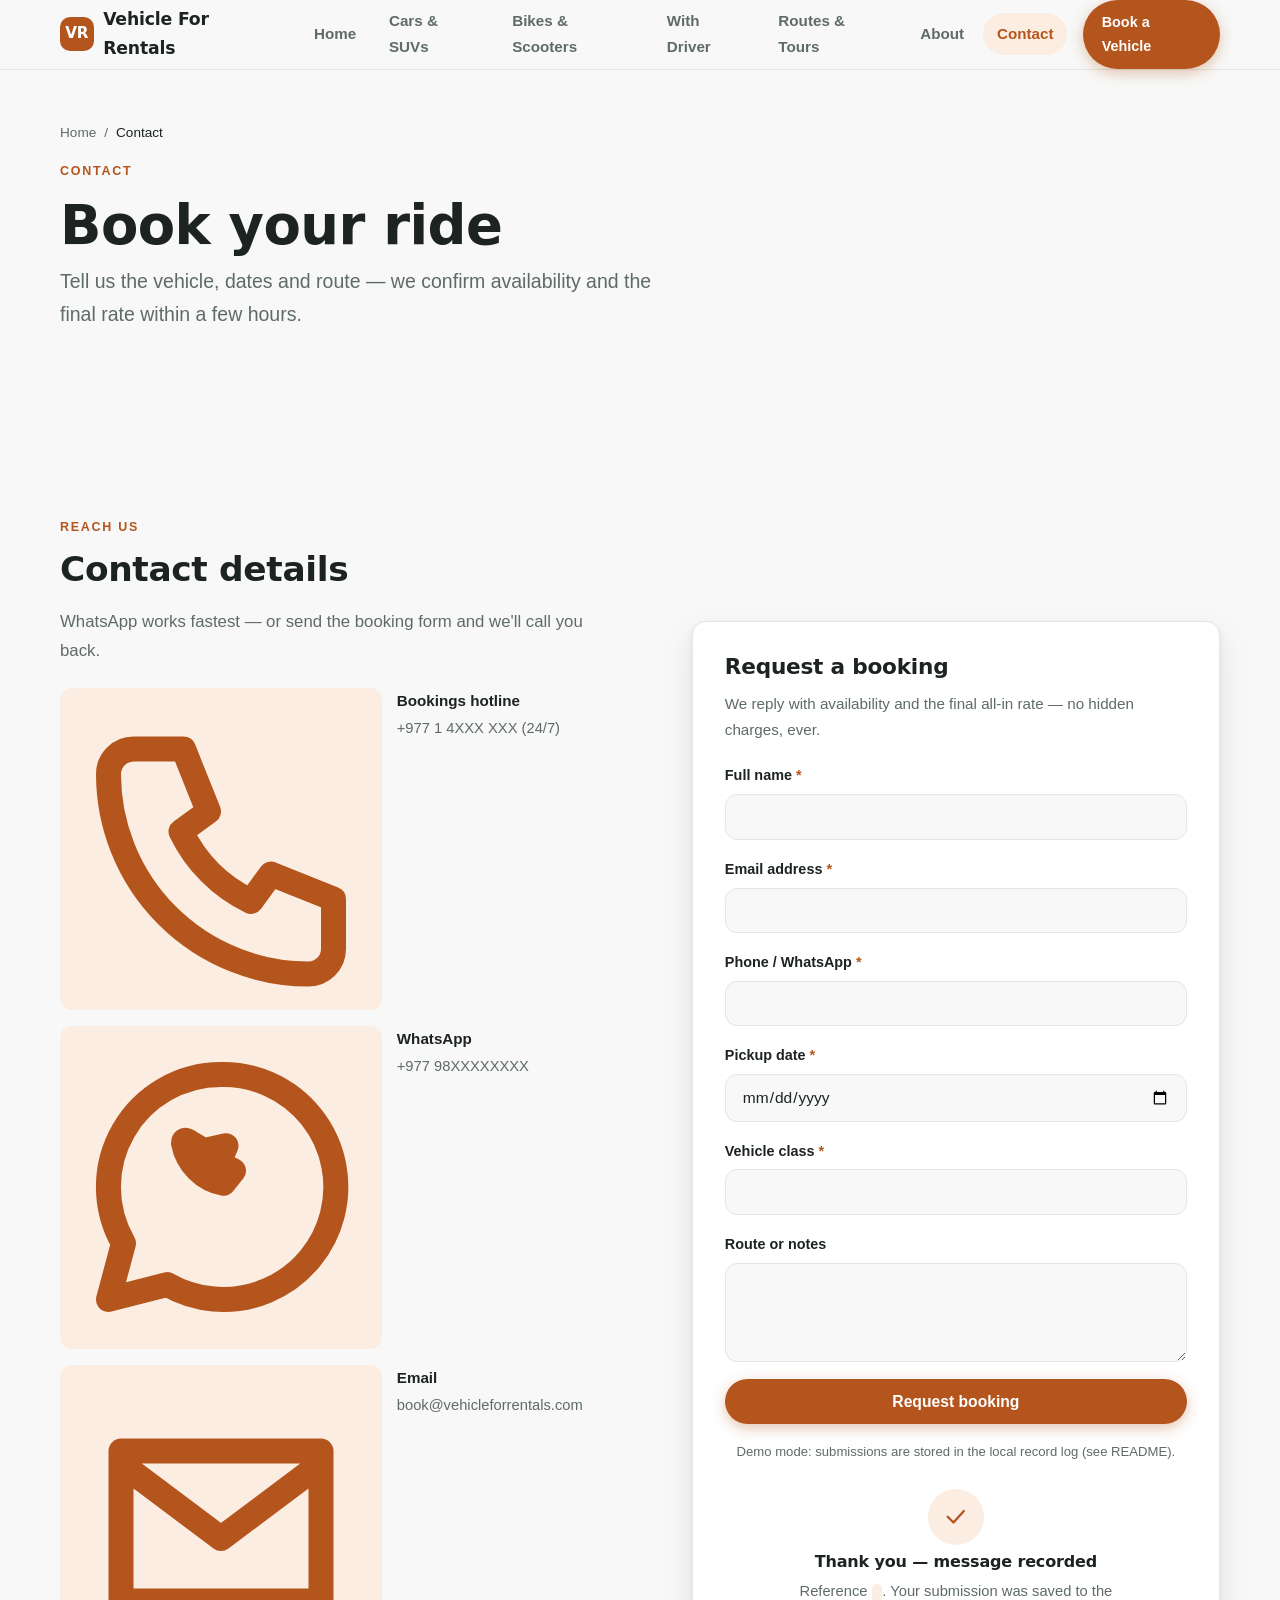
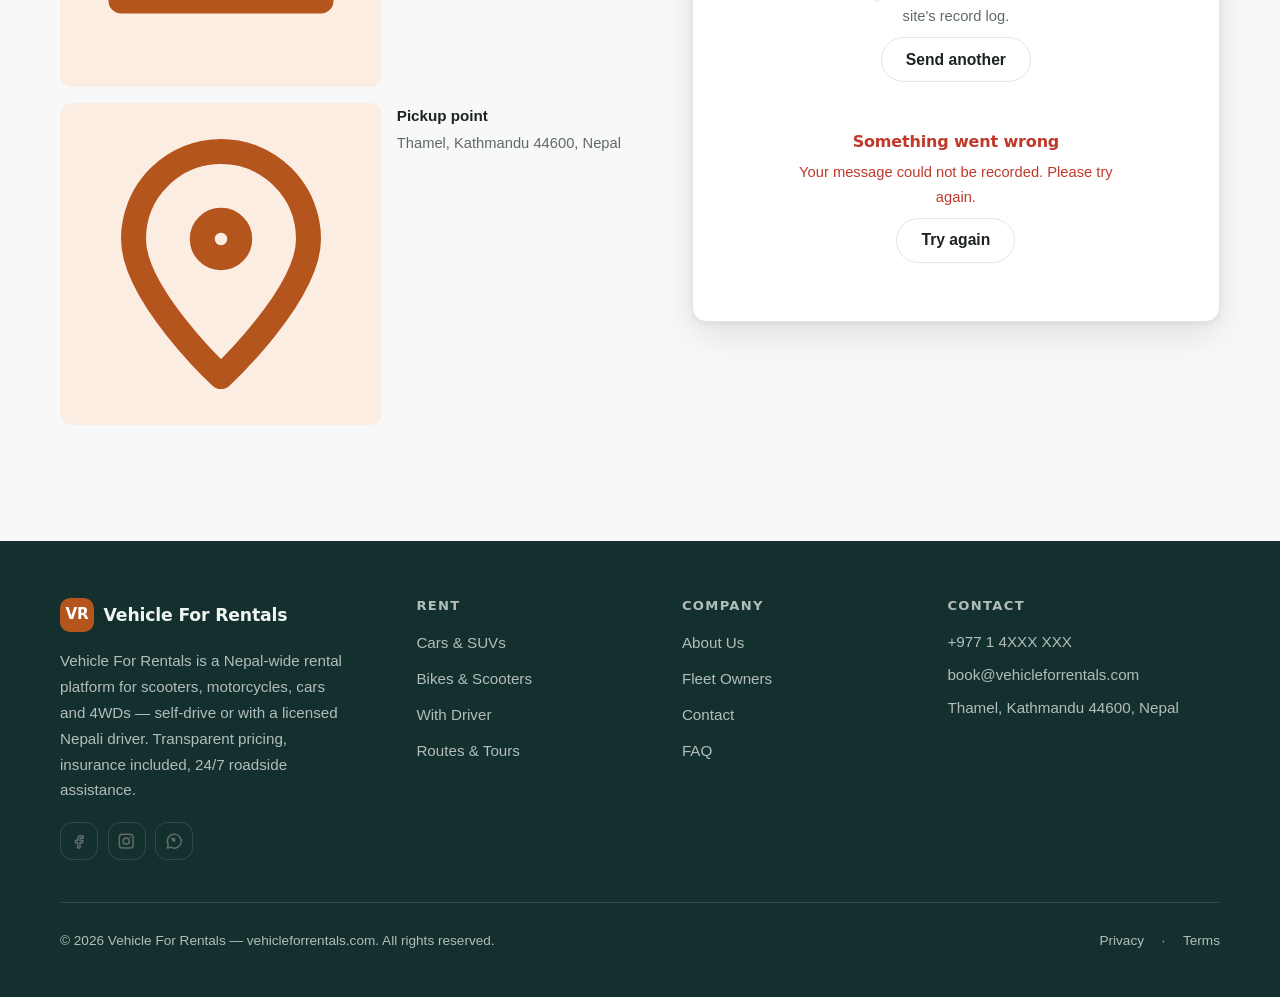
<file: contact.html>
<!DOCTYPE html>
<html lang="en">
<head>
<meta charset="utf-8">
<meta name="viewport" content="width=device-width, initial-scale=1">
<title>Contact — Vehicle For Rentals</title>
<meta name="description" content="Book a rental or ask a question — Vehicle For Rentals, Thamel, Kathmandu. Clear quotes within hours.">
<meta property="og:title" content="Contact">
<meta property="og:description" content="Book a rental or ask a question — Vehicle For Rentals, Thamel, Kathmandu. Clear quotes within hours.">
<meta property="og:type" content="website">
<meta property="og:url" content="https://vehicleforrentals.com/contact.html">
<link rel="icon" href="data:image/svg+xml,%3Csvg%20xmlns%3D'http%3A%2F%2Fwww.w3.org%2F2000%2Fsvg'%20viewBox%3D'0%200%2064%2064'%3E%3Crect%20width%3D'64'%20height%3D'64'%20rx%3D'14'%20fill%3D'%23B4551D'%2F%3E%3Ctext%20x%3D'32'%20y%3D'42'%20font-family%3D'Arial%2C%20sans-serif'%20font-size%3D'26'%20font-weight%3D'700'%20text-anchor%3D'middle'%20fill%3D'%23FFFFFF'%3EVR%3C%2Ftext%3E%3C%2Fsvg%3E">
<link rel="stylesheet" href="assets/style.css">
<script defer src="assets/main.js"></script>
<script defer src="assets/form.js"></script>
</head>
<body data-site="vehicleforrentals.com" data-page="contact.html">
<!-- CLIENT-COPY: All copy on this page is placeholder. Replace prices, contact details, statistics, and testimonial quotes with client-approved content before launch. -->
<a class="skip-link" href="#main">Skip to content</a>
<header class="site-header" data-header="light">
    <div class="container header-inner">
      <a class="brand" href="index.html"><span class="brand-mark" style="background:#B4551D;color:#FFFFFF">VR</span><span class="brand-name">Vehicle For Rentals</span></a>
      <nav class="main-nav" aria-label="Primary"><ul><li><a href="index.html">Home</a></li><li><a href="vehicles.html">Cars &amp; SUVs</a></li><li><a href="bikes.html">Bikes &amp; Scooters</a></li><li><a href="with-driver.html">With Driver</a></li><li><a href="routes.html">Routes &amp; Tours</a></li><li><a href="about.html">About</a></li><li><a href="contact.html" aria-current="page">Contact</a></li></ul></nav>
      <div class="header-actions"><a class="btn btn-primary btn-sm header-cta" href="contact.html">Book a Vehicle</a><button class="menu-toggle" aria-expanded="false" aria-controls="mobile-menu" aria-label="Open menu"><span class="icon" data-icon="menu" aria-hidden="true"></span></button></div>
    </div>
    <div class="mobile-menu" id="mobile-menu" hidden>
      <ul><li><a href="index.html">Home</a></li><li><a href="vehicles.html">Cars &amp; SUVs</a></li><li><a href="bikes.html">Bikes &amp; Scooters</a></li><li><a href="with-driver.html">With Driver</a></li><li><a href="routes.html">Routes &amp; Tours</a></li><li><a href="about.html">About</a></li><li><a href="contact.html" aria-current="page">Contact</a></li></ul>
      <a class="btn btn-primary btn-block" href="contact.html">Book a Vehicle</a>
    </div>
  </header>
<main id="main">
<section class="hero hero-inner">
    <div class="container hero-grid">
      <div class="hero-copy">
        <nav class="crumbs" aria-label="Breadcrumb"><a href="index.html">Home</a><span aria-hidden="true">/</span><span aria-current="page">Contact</span></nav>
        <p class="kicker">Contact</p>
        <h1>Book your ride</h1>
        <p class="hero-lede">Tell us the vehicle, dates and route — we confirm availability and the final rate within a few hours.</p>
        
        
        
      </div>
      
    </div>
  </section>
<section class="sec">
        <div class="container split">
          <div class="split-copy">
            <p class="kicker">Reach us</p><h2>Contact details</h2>
            <p class="lede">WhatsApp works fastest — or send the booking form and we&#39;ll call you back.</p>
            <ul class="contact-list">
              <li><span class="icon" data-icon="phone" aria-hidden="true"></span><div><b>Bookings hotline</b><span>+977 1 4XXX XXX (24/7)</span></div></li><li><span class="icon" data-icon="whatsapp" aria-hidden="true"></span><div><b>WhatsApp</b><span>+977 98XXXXXXXX</span></div></li><li><span class="icon" data-icon="mail" aria-hidden="true"></span><div><b>Email</b><span>book@vehicleforrentals.com</span></div></li><li><span class="icon" data-icon="pin" aria-hidden="true"></span><div><b>Pickup point</b><span>Thamel, Kathmandu 44600, Nepal</span></div></li>
            </ul>
          </div>
          <div class="form-card card">
    <h3>Request a booking</h3>
    <p class="form-lede">We reply with availability and the final all-in rate — no hidden charges, ever.</p>
    <form data-persist data-form="booking" novalidate>
      <div class="field"><label for="f-name">Full name <span class="req" aria-hidden="true">*</span></label><input id="f-name" name="name" type="text" required><p class="field-error" id="e-name" hidden></p></div><div class="field"><label for="f-email">Email address <span class="req" aria-hidden="true">*</span></label><input id="f-email" name="email" type="email" required><p class="field-error" id="e-email" hidden></p></div><div class="field"><label for="f-phone">Phone / WhatsApp <span class="req" aria-hidden="true">*</span></label><input id="f-phone" name="phone" type="tel" required><p class="field-error" id="e-phone" hidden></p></div><div class="field"><label for="f-date">Pickup date <span class="req" aria-hidden="true">*</span></label><input id="f-date" name="date" type="date" required><p class="field-error" id="e-date" hidden></p></div><div class="field"><label for="f-vehicle">Vehicle class <span class="req" aria-hidden="true">*</span></label><input id="f-vehicle" name="vehicle" type="text" required><p class="field-error" id="e-vehicle" hidden></p></div><div class="field"><label for="f-message">Route or notes</label><textarea id="f-message" name="message" rows="4"></textarea><p class="field-error" id="e-message" hidden></p></div>
      <button class="btn btn-primary btn-block" type="submit">Request booking</button>
      <p class="form-note">Demo mode: submissions are stored in the local record log (see README).</p>
    </form>
    <div class="form-done" hidden role="status">
      <span class="done-icon"><span class="icon" data-icon="check" aria-hidden="true"></span></span>
      <h4>Thank you — message recorded</h4>
      <p>Reference <code class="ref-id"></code>. Your submission was saved to the site's record log. <span class="done-mode"></span></p>
      <button class="btn btn-ghost" type="button" data-reset-form>Send another</button>
    </div>
    <div class="form-fail" hidden role="alert">
      <h4>Something went wrong</h4>
      <p>Your message could not be recorded. Please try again.</p>
      <button class="btn btn-ghost" type="button" data-reset-form>Try again</button>
    </div>
  </div>
        </div></section>

</main>
<footer class="site-footer footer-dark" style="background:#14302E;color:#EFF4F1">
    <div class="container">
      <div class="f-top">
        <div class="f-brand">
          <a class="brand" href="index.html"><span class="brand-mark" style="background:#B4551D;color:#FFFFFF">VR</span><span class="brand-name">Vehicle For Rentals</span></a>
          <p>Vehicle For Rentals is a Nepal-wide rental platform for scooters, motorcycles, cars and 4WDs — self-drive or with a licensed Nepali driver. Transparent pricing, insurance included, 24/7 roadside assistance.</p>
          <div class="socials"><a class="social" href="https://facebook.com/vehicleforrentals" aria-label="Facebook"><span class="icon" data-icon="facebook" aria-hidden="true"></span></a><a class="social" href="https://instagram.com/vehicleforrentals" aria-label="Instagram"><span class="icon" data-icon="instagram" aria-hidden="true"></span></a><a class="social" href="https://wa.me/9779800000000" aria-label="Whatsapp"><span class="icon" data-icon="whatsapp" aria-hidden="true"></span></a></div>
        </div>
        <div class="f-col"><h3>Rent</h3><ul><li><a href="vehicles.html">Cars &amp; SUVs</a></li><li><a href="bikes.html">Bikes &amp; Scooters</a></li><li><a href="with-driver.html">With Driver</a></li><li><a href="routes.html">Routes &amp; Tours</a></li></ul></div><div class="f-col"><h3>Company</h3><ul><li><a href="about.html">About Us</a></li><li><a href="contact.html">Fleet Owners</a></li><li><a href="contact.html">Contact</a></li><li><a href="routes.html">FAQ</a></li></ul></div>
        <div class="f-col f-contact"><h3>Contact</h3>
          <p>+977 1 4XXX XXX</p>
          <p>book@vehicleforrentals.com</p>
          <p>Thamel, Kathmandu 44600, Nepal</p>
        </div>
      </div>
      <div class="f-bottom"><p>© 2026 Vehicle For Rentals — vehicleforrentals.com. All rights reserved.</p><div class="f-legal"><a href="privacy.html">Privacy</a> · <a href="terms.html">Terms</a></div></div>
    </div>
  </footer>
</body>
</html>
</file>
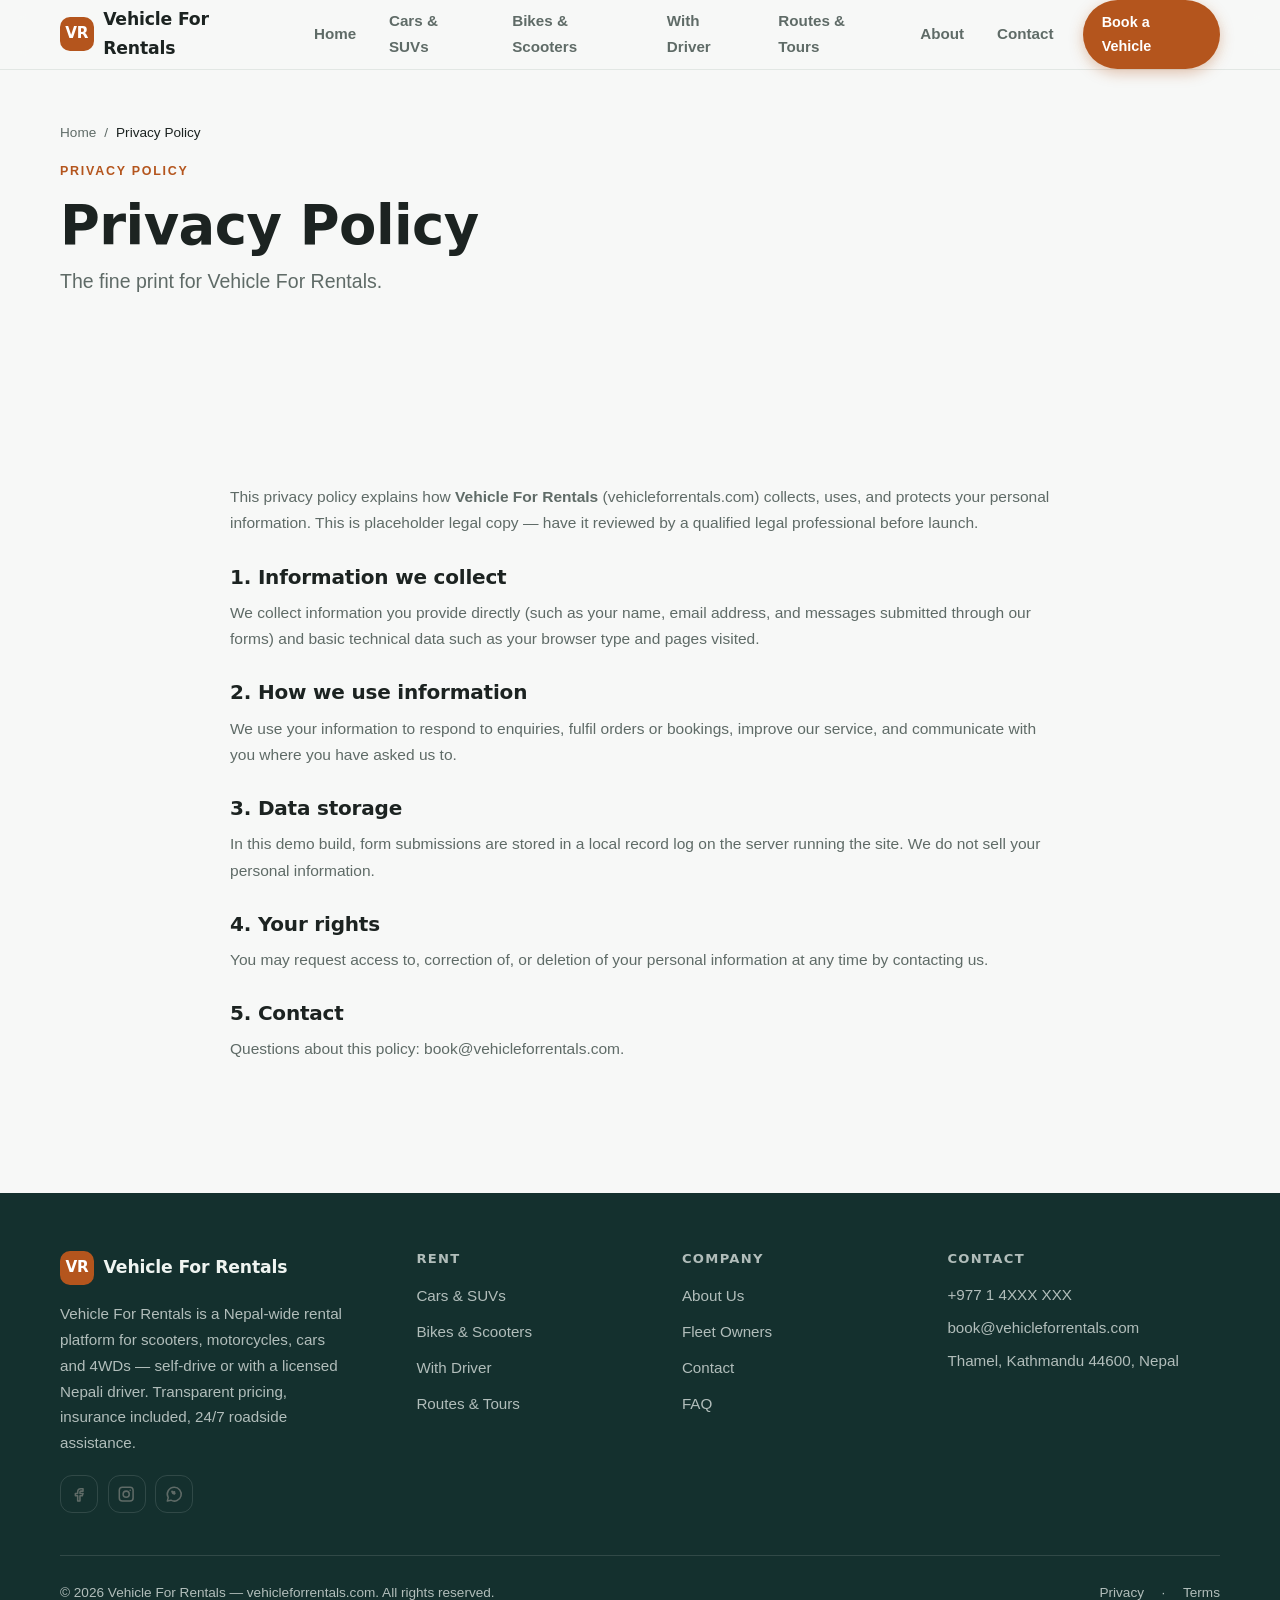
<file: privacy.html>
<!DOCTYPE html>
<html lang="en">
<head>
<meta charset="utf-8">
<meta name="viewport" content="width=device-width, initial-scale=1">
<title>Privacy Policy — Vehicle For Rentals</title>
<meta name="description" content="Privacy Policy — Vehicle For Rentals">
<meta property="og:title" content="Privacy Policy">
<meta property="og:description" content="Privacy Policy — Vehicle For Rentals">
<meta property="og:type" content="website">
<meta property="og:url" content="https://vehicleforrentals.com/privacy.html">
<link rel="icon" href="data:image/svg+xml,%3Csvg%20xmlns%3D'http%3A%2F%2Fwww.w3.org%2F2000%2Fsvg'%20viewBox%3D'0%200%2064%2064'%3E%3Crect%20width%3D'64'%20height%3D'64'%20rx%3D'14'%20fill%3D'%23B4551D'%2F%3E%3Ctext%20x%3D'32'%20y%3D'42'%20font-family%3D'Arial%2C%20sans-serif'%20font-size%3D'26'%20font-weight%3D'700'%20text-anchor%3D'middle'%20fill%3D'%23FFFFFF'%3EVR%3C%2Ftext%3E%3C%2Fsvg%3E">
<link rel="stylesheet" href="assets/style.css">
<script defer src="assets/main.js"></script>
<script defer src="assets/form.js"></script>
</head>
<body data-site="vehicleforrentals.com" data-page="privacy.html">
<!-- CLIENT-COPY: All copy on this page is placeholder. Replace prices, contact details, statistics, and testimonial quotes with client-approved content before launch. -->
<a class="skip-link" href="#main">Skip to content</a>
<header class="site-header" data-header="light">
    <div class="container header-inner">
      <a class="brand" href="index.html"><span class="brand-mark" style="background:#B4551D;color:#FFFFFF">VR</span><span class="brand-name">Vehicle For Rentals</span></a>
      <nav class="main-nav" aria-label="Primary"><ul><li><a href="index.html">Home</a></li><li><a href="vehicles.html">Cars &amp; SUVs</a></li><li><a href="bikes.html">Bikes &amp; Scooters</a></li><li><a href="with-driver.html">With Driver</a></li><li><a href="routes.html">Routes &amp; Tours</a></li><li><a href="about.html">About</a></li><li><a href="contact.html">Contact</a></li></ul></nav>
      <div class="header-actions"><a class="btn btn-primary btn-sm header-cta" href="contact.html">Book a Vehicle</a><button class="menu-toggle" aria-expanded="false" aria-controls="mobile-menu" aria-label="Open menu"><span class="icon" data-icon="menu" aria-hidden="true"></span></button></div>
    </div>
    <div class="mobile-menu" id="mobile-menu" hidden>
      <ul><li><a href="index.html">Home</a></li><li><a href="vehicles.html">Cars &amp; SUVs</a></li><li><a href="bikes.html">Bikes &amp; Scooters</a></li><li><a href="with-driver.html">With Driver</a></li><li><a href="routes.html">Routes &amp; Tours</a></li><li><a href="about.html">About</a></li><li><a href="contact.html">Contact</a></li></ul>
      <a class="btn btn-primary btn-block" href="contact.html">Book a Vehicle</a>
    </div>
  </header>
<main id="main">
<section class="hero hero-inner">
    <div class="container hero-grid">
      <div class="hero-copy">
        <nav class="crumbs" aria-label="Breadcrumb"><a href="index.html">Home</a><span aria-hidden="true">/</span><span aria-current="page">Privacy Policy</span></nav>
        <p class="kicker">Privacy Policy</p>
        <h1>Privacy Policy</h1>
        <p class="hero-lede">The fine print for Vehicle For Rentals.</p>
        
        
        
      </div>
      
    </div>
  </section>
<section class="sec legal-sec"><div class="container narrow"><p>This privacy policy explains how <b>Vehicle For Rentals</b> (vehicleforrentals.com) collects, uses, and protects your personal information. This is placeholder legal copy — have it reviewed by a qualified legal professional before launch. <!-- CLIENT-COPY: replace with final, jurisdiction-appropriate Privacy Policy --></p>
       <h2>1. Information we collect</h2><p>We collect information you provide directly (such as your name, email address, and messages submitted through our forms) and basic technical data such as your browser type and pages visited.</p>
       <h2>2. How we use information</h2><p>We use your information to respond to enquiries, fulfil orders or bookings, improve our service, and communicate with you where you have asked us to.</p>
       <h2>3. Data storage</h2><p>In this demo build, form submissions are stored in a local record log on the server running the site. We do not sell your personal information.</p>
       <h2>4. Your rights</h2><p>You may request access to, correction of, or deletion of your personal information at any time by contacting us.</p>
       <h2>5. Contact</h2><p>Questions about this policy: book@vehicleforrentals.com.</p></div></section>

</main>
<footer class="site-footer footer-dark" style="background:#14302E;color:#EFF4F1">
    <div class="container">
      <div class="f-top">
        <div class="f-brand">
          <a class="brand" href="index.html"><span class="brand-mark" style="background:#B4551D;color:#FFFFFF">VR</span><span class="brand-name">Vehicle For Rentals</span></a>
          <p>Vehicle For Rentals is a Nepal-wide rental platform for scooters, motorcycles, cars and 4WDs — self-drive or with a licensed Nepali driver. Transparent pricing, insurance included, 24/7 roadside assistance.</p>
          <div class="socials"><a class="social" href="https://facebook.com/vehicleforrentals" aria-label="Facebook"><span class="icon" data-icon="facebook" aria-hidden="true"></span></a><a class="social" href="https://instagram.com/vehicleforrentals" aria-label="Instagram"><span class="icon" data-icon="instagram" aria-hidden="true"></span></a><a class="social" href="https://wa.me/9779800000000" aria-label="Whatsapp"><span class="icon" data-icon="whatsapp" aria-hidden="true"></span></a></div>
        </div>
        <div class="f-col"><h3>Rent</h3><ul><li><a href="vehicles.html">Cars &amp; SUVs</a></li><li><a href="bikes.html">Bikes &amp; Scooters</a></li><li><a href="with-driver.html">With Driver</a></li><li><a href="routes.html">Routes &amp; Tours</a></li></ul></div><div class="f-col"><h3>Company</h3><ul><li><a href="about.html">About Us</a></li><li><a href="contact.html">Fleet Owners</a></li><li><a href="contact.html">Contact</a></li><li><a href="routes.html">FAQ</a></li></ul></div>
        <div class="f-col f-contact"><h3>Contact</h3>
          <p>+977 1 4XXX XXX</p>
          <p>book@vehicleforrentals.com</p>
          <p>Thamel, Kathmandu 44600, Nepal</p>
        </div>
      </div>
      <div class="f-bottom"><p>© 2026 Vehicle For Rentals — vehicleforrentals.com. All rights reserved.</p><div class="f-legal"><a href="privacy.html">Privacy</a> · <a href="terms.html">Terms</a></div></div>
    </div>
  </footer>
</body>
</html>
</file>
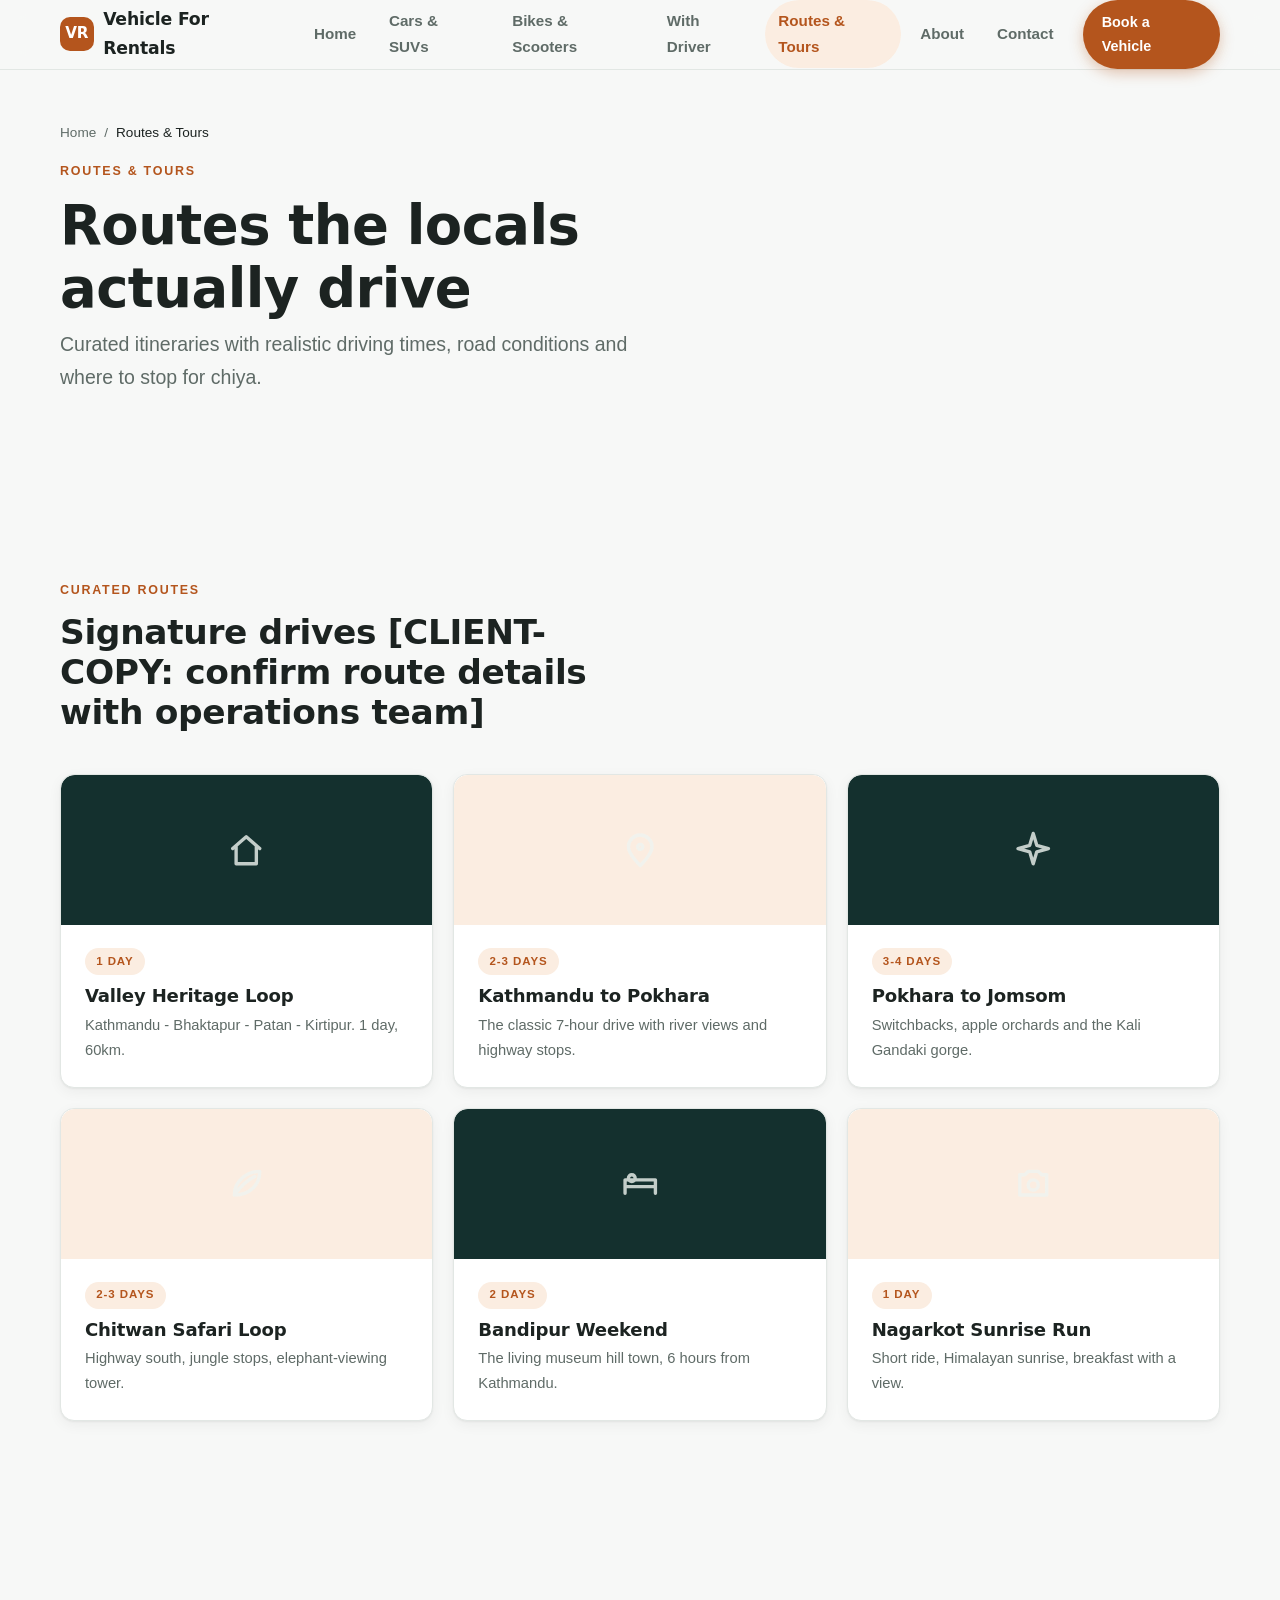
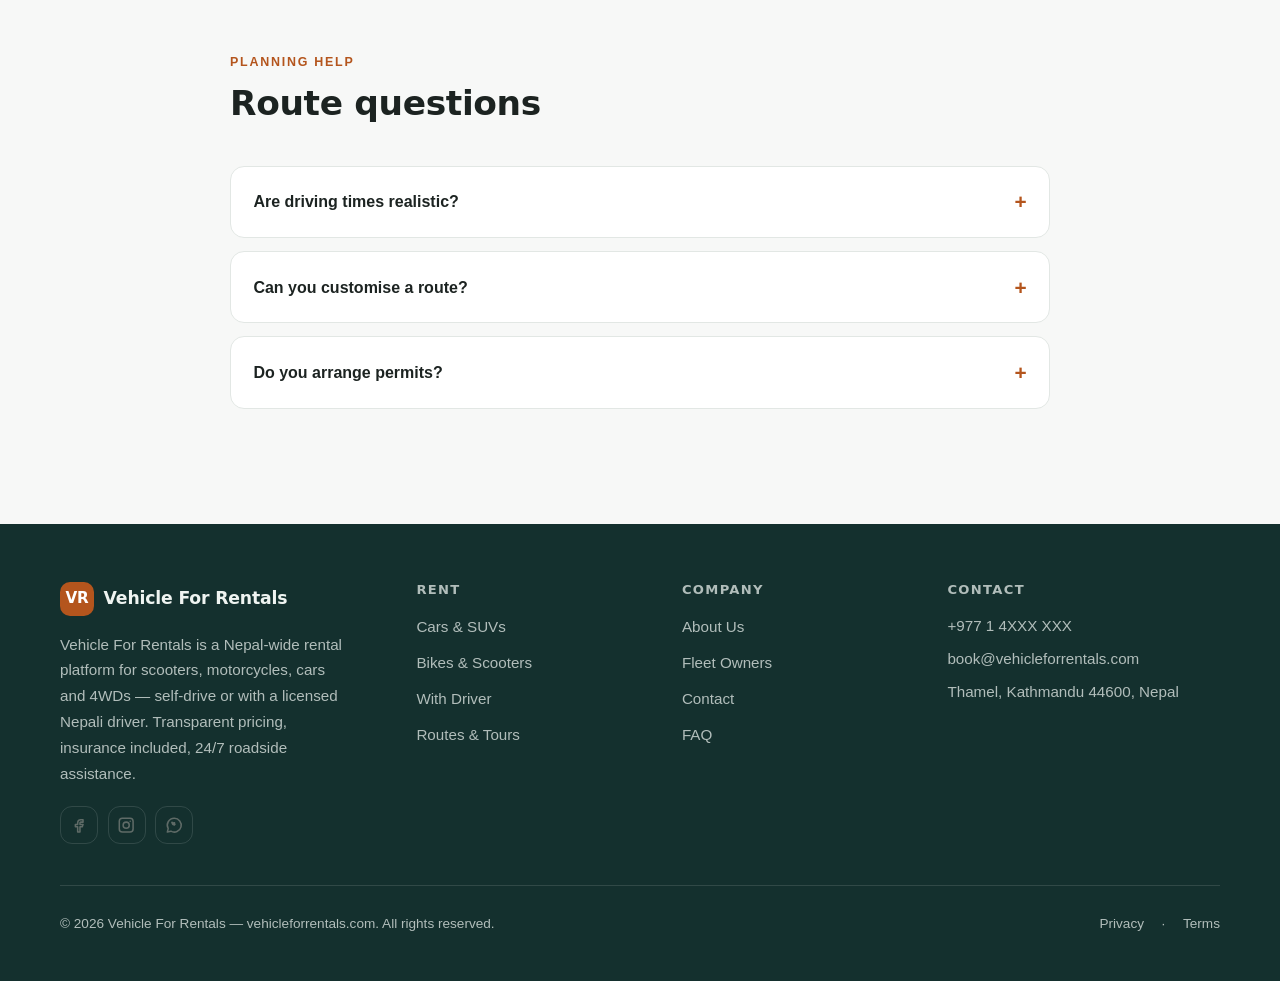
<file: routes.html>
<!DOCTYPE html>
<html lang="en">
<head>
<meta charset="utf-8">
<meta name="viewport" content="width=device-width, initial-scale=1">
<title>Routes &amp; Tours — Vehicle For Rentals</title>
<meta name="description" content="Curated self-drive and chauffeur routes across Nepal — Kathmandu Valley, Pokhara, Chitwan, Bandipur, Jomsom and more.">
<meta property="og:title" content="Routes &amp; Tours">
<meta property="og:description" content="Curated self-drive and chauffeur routes across Nepal — Kathmandu Valley, Pokhara, Chitwan, Bandipur, Jomsom and more.">
<meta property="og:type" content="website">
<meta property="og:url" content="https://vehicleforrentals.com/routes.html">
<link rel="icon" href="data:image/svg+xml,%3Csvg%20xmlns%3D'http%3A%2F%2Fwww.w3.org%2F2000%2Fsvg'%20viewBox%3D'0%200%2064%2064'%3E%3Crect%20width%3D'64'%20height%3D'64'%20rx%3D'14'%20fill%3D'%23B4551D'%2F%3E%3Ctext%20x%3D'32'%20y%3D'42'%20font-family%3D'Arial%2C%20sans-serif'%20font-size%3D'26'%20font-weight%3D'700'%20text-anchor%3D'middle'%20fill%3D'%23FFFFFF'%3EVR%3C%2Ftext%3E%3C%2Fsvg%3E">
<link rel="stylesheet" href="assets/style.css">
<script defer src="assets/main.js"></script>
<script defer src="assets/form.js"></script>
</head>
<body data-site="vehicleforrentals.com" data-page="routes.html">
<!-- CLIENT-COPY: All copy on this page is placeholder. Replace prices, contact details, statistics, and testimonial quotes with client-approved content before launch. -->
<a class="skip-link" href="#main">Skip to content</a>
<header class="site-header" data-header="light">
    <div class="container header-inner">
      <a class="brand" href="index.html"><span class="brand-mark" style="background:#B4551D;color:#FFFFFF">VR</span><span class="brand-name">Vehicle For Rentals</span></a>
      <nav class="main-nav" aria-label="Primary"><ul><li><a href="index.html">Home</a></li><li><a href="vehicles.html">Cars &amp; SUVs</a></li><li><a href="bikes.html">Bikes &amp; Scooters</a></li><li><a href="with-driver.html">With Driver</a></li><li><a href="routes.html" aria-current="page">Routes &amp; Tours</a></li><li><a href="about.html">About</a></li><li><a href="contact.html">Contact</a></li></ul></nav>
      <div class="header-actions"><a class="btn btn-primary btn-sm header-cta" href="contact.html">Book a Vehicle</a><button class="menu-toggle" aria-expanded="false" aria-controls="mobile-menu" aria-label="Open menu"><span class="icon" data-icon="menu" aria-hidden="true"></span></button></div>
    </div>
    <div class="mobile-menu" id="mobile-menu" hidden>
      <ul><li><a href="index.html">Home</a></li><li><a href="vehicles.html">Cars &amp; SUVs</a></li><li><a href="bikes.html">Bikes &amp; Scooters</a></li><li><a href="with-driver.html">With Driver</a></li><li><a href="routes.html" aria-current="page">Routes &amp; Tours</a></li><li><a href="about.html">About</a></li><li><a href="contact.html">Contact</a></li></ul>
      <a class="btn btn-primary btn-block" href="contact.html">Book a Vehicle</a>
    </div>
  </header>
<main id="main">
<section class="hero hero-inner">
    <div class="container hero-grid">
      <div class="hero-copy">
        <nav class="crumbs" aria-label="Breadcrumb"><a href="index.html">Home</a><span aria-hidden="true">/</span><span aria-current="page">Routes &amp; Tours</span></nav>
        <p class="kicker">Routes &amp; Tours</p>
        <h1>Routes the locals actually drive</h1>
        <p class="hero-lede">Curated itineraries with realistic driving times, road conditions and where to stop for chiya.</p>
        
        
        
      </div>
      
    </div>
  </section>
<section class="sec">
        <div class="container">
          <div class="sec-head"><p class="kicker">Curated routes</p><h2>Signature drives [CLIENT-COPY: confirm route details with operations team]</h2></div>
          <ul class="grid gallery">
            <li class="card gal">
              <div class="gal-vis" style="background:#14302E"><span class="icon" data-icon="home" aria-hidden="true"></span></div>
              <div class="gal-body"><span class="tag">1 day</span><h3>Valley Heritage Loop</h3><p>Kathmandu - Bhaktapur - Patan - Kirtipur. 1 day, 60km.</p></div>
            </li><li class="card gal">
              <div class="gal-vis" style="background:#FBEDE1"><span class="icon" data-icon="pin" aria-hidden="true"></span></div>
              <div class="gal-body"><span class="tag">2-3 days</span><h3>Kathmandu to Pokhara</h3><p>The classic 7-hour drive with river views and highway stops.</p></div>
            </li><li class="card gal">
              <div class="gal-vis" style="background:#14302E"><span class="icon" data-icon="geo" aria-hidden="true"></span></div>
              <div class="gal-body"><span class="tag">3-4 days</span><h3>Pokhara to Jomsom</h3><p>Switchbacks, apple orchards and the Kali Gandaki gorge.</p></div>
            </li><li class="card gal">
              <div class="gal-vis" style="background:#FBEDE1"><span class="icon" data-icon="leaf" aria-hidden="true"></span></div>
              <div class="gal-body"><span class="tag">2-3 days</span><h3>Chitwan Safari Loop</h3><p>Highway south, jungle stops, elephant-viewing tower.</p></div>
            </li><li class="card gal">
              <div class="gal-vis" style="background:#14302E"><span class="icon" data-icon="bed" aria-hidden="true"></span></div>
              <div class="gal-body"><span class="tag">2 days</span><h3>Bandipur Weekend</h3><p>The living museum hill town, 6 hours from Kathmandu.</p></div>
            </li><li class="card gal">
              <div class="gal-vis" style="background:#FBEDE1"><span class="icon" data-icon="camera" aria-hidden="true"></span></div>
              <div class="gal-body"><span class="tag">1 day</span><h3>Nagarkot Sunrise Run</h3><p>Short ride, Himalayan sunrise, breakfast with a view.</p></div>
            </li>
          </ul>
        </div></section><section class="sec">
        <div class="container narrow">
          <div class="sec-head"><p class="kicker">Planning help</p><h2>Route questions</h2></div>
          <div class="faq">
            <details class="faq-item"><summary>Are driving times realistic?</summary><p>Yes — we publish the times our own drivers actually take, not the optimistic maps version.</p></details><details class="faq-item"><summary>Can you customise a route?</summary><p>Absolutely. Tell us the trip and we&#39;ll propose vehicles, driver, stops and clearance needs.</p></details><details class="faq-item"><summary>Do you arrange permits?</summary><p>We handle TIMS, restricted-area and border clearances for self-drive and chauffeur rentals.</p></details>
          </div>
        </div></section>

</main>
<footer class="site-footer footer-dark" style="background:#14302E;color:#EFF4F1">
    <div class="container">
      <div class="f-top">
        <div class="f-brand">
          <a class="brand" href="index.html"><span class="brand-mark" style="background:#B4551D;color:#FFFFFF">VR</span><span class="brand-name">Vehicle For Rentals</span></a>
          <p>Vehicle For Rentals is a Nepal-wide rental platform for scooters, motorcycles, cars and 4WDs — self-drive or with a licensed Nepali driver. Transparent pricing, insurance included, 24/7 roadside assistance.</p>
          <div class="socials"><a class="social" href="https://facebook.com/vehicleforrentals" aria-label="Facebook"><span class="icon" data-icon="facebook" aria-hidden="true"></span></a><a class="social" href="https://instagram.com/vehicleforrentals" aria-label="Instagram"><span class="icon" data-icon="instagram" aria-hidden="true"></span></a><a class="social" href="https://wa.me/9779800000000" aria-label="Whatsapp"><span class="icon" data-icon="whatsapp" aria-hidden="true"></span></a></div>
        </div>
        <div class="f-col"><h3>Rent</h3><ul><li><a href="vehicles.html">Cars &amp; SUVs</a></li><li><a href="bikes.html">Bikes &amp; Scooters</a></li><li><a href="with-driver.html">With Driver</a></li><li><a href="routes.html">Routes &amp; Tours</a></li></ul></div><div class="f-col"><h3>Company</h3><ul><li><a href="about.html">About Us</a></li><li><a href="contact.html">Fleet Owners</a></li><li><a href="contact.html">Contact</a></li><li><a href="routes.html">FAQ</a></li></ul></div>
        <div class="f-col f-contact"><h3>Contact</h3>
          <p>+977 1 4XXX XXX</p>
          <p>book@vehicleforrentals.com</p>
          <p>Thamel, Kathmandu 44600, Nepal</p>
        </div>
      </div>
      <div class="f-bottom"><p>© 2026 Vehicle For Rentals — vehicleforrentals.com. All rights reserved.</p><div class="f-legal"><a href="privacy.html">Privacy</a> · <a href="terms.html">Terms</a></div></div>
    </div>
  </footer>
</body>
</html>
</file>
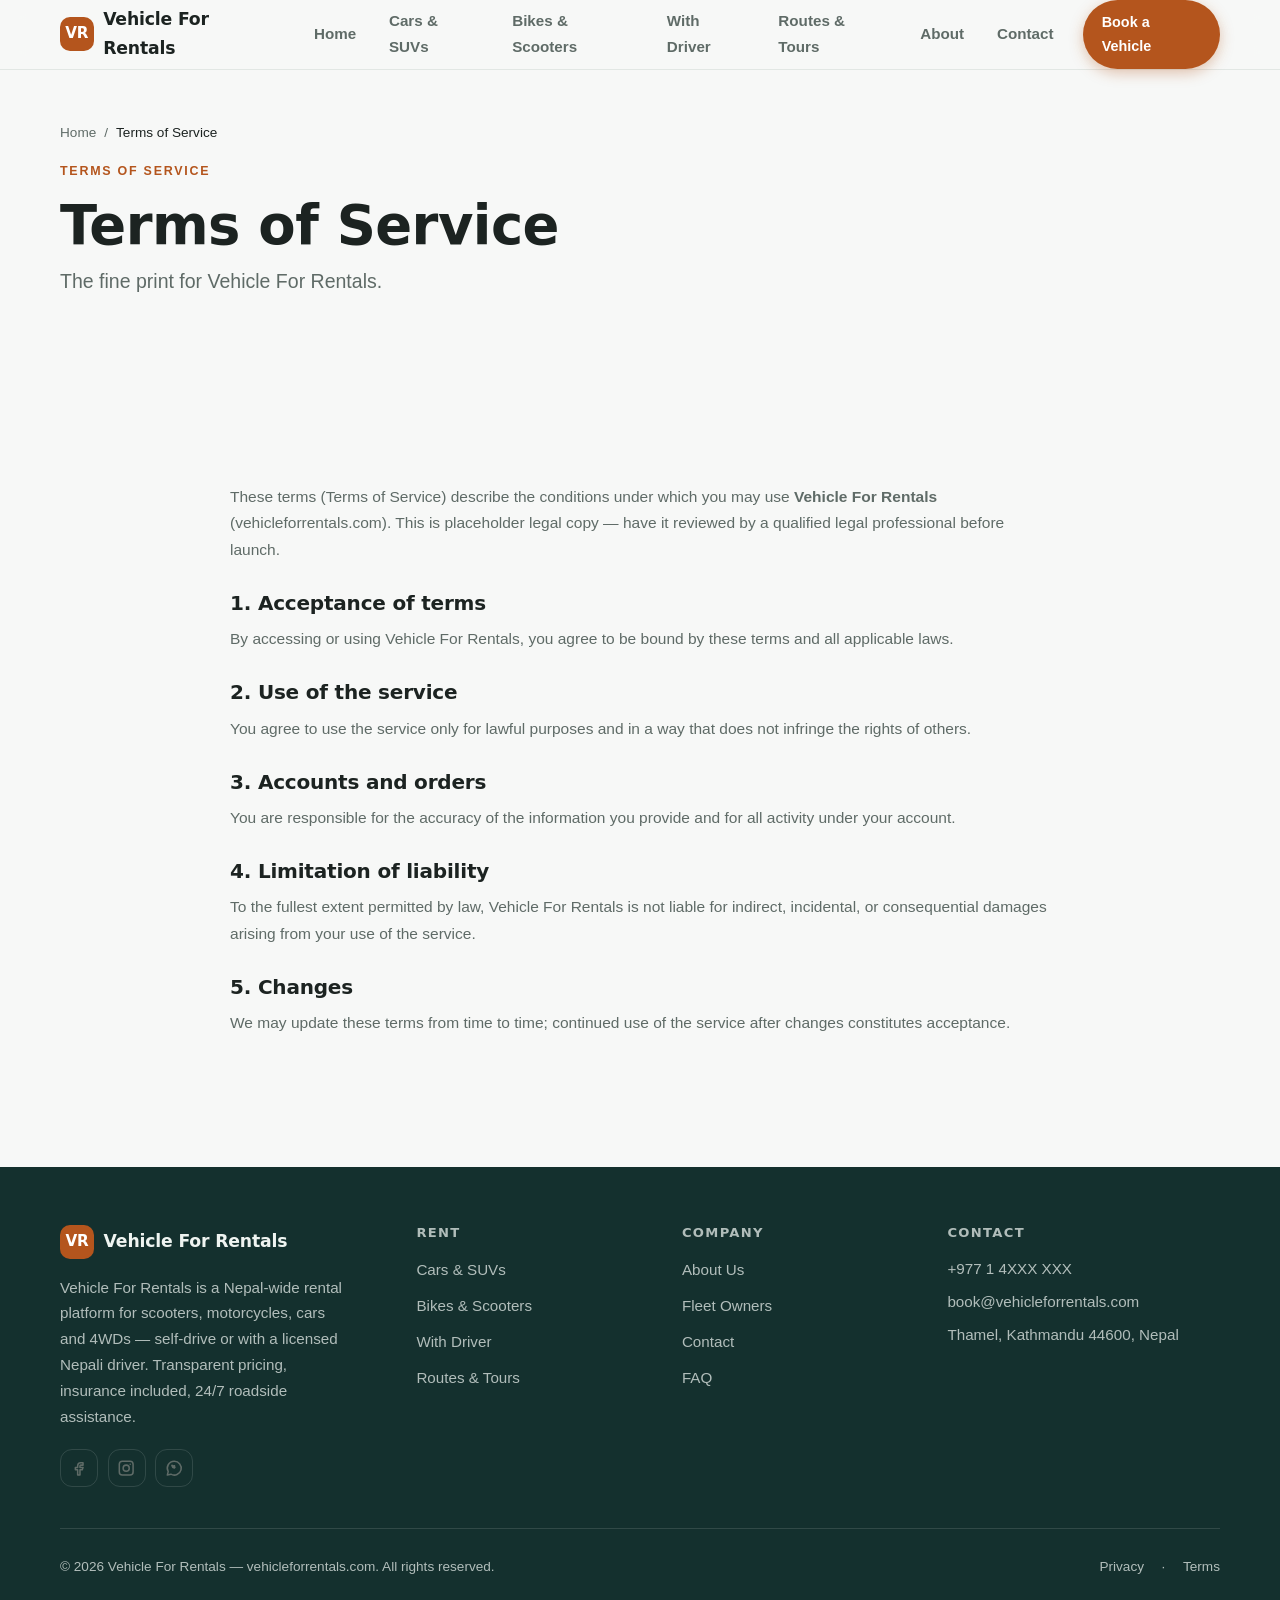
<file: terms.html>
<!DOCTYPE html>
<html lang="en">
<head>
<meta charset="utf-8">
<meta name="viewport" content="width=device-width, initial-scale=1">
<title>Terms of Service — Vehicle For Rentals</title>
<meta name="description" content="Terms of Service — Vehicle For Rentals">
<meta property="og:title" content="Terms of Service">
<meta property="og:description" content="Terms of Service — Vehicle For Rentals">
<meta property="og:type" content="website">
<meta property="og:url" content="https://vehicleforrentals.com/terms.html">
<link rel="icon" href="data:image/svg+xml,%3Csvg%20xmlns%3D'http%3A%2F%2Fwww.w3.org%2F2000%2Fsvg'%20viewBox%3D'0%200%2064%2064'%3E%3Crect%20width%3D'64'%20height%3D'64'%20rx%3D'14'%20fill%3D'%23B4551D'%2F%3E%3Ctext%20x%3D'32'%20y%3D'42'%20font-family%3D'Arial%2C%20sans-serif'%20font-size%3D'26'%20font-weight%3D'700'%20text-anchor%3D'middle'%20fill%3D'%23FFFFFF'%3EVR%3C%2Ftext%3E%3C%2Fsvg%3E">
<link rel="stylesheet" href="assets/style.css">
<script defer src="assets/main.js"></script>
<script defer src="assets/form.js"></script>
</head>
<body data-site="vehicleforrentals.com" data-page="terms.html">
<!-- CLIENT-COPY: All copy on this page is placeholder. Replace prices, contact details, statistics, and testimonial quotes with client-approved content before launch. -->
<a class="skip-link" href="#main">Skip to content</a>
<header class="site-header" data-header="light">
    <div class="container header-inner">
      <a class="brand" href="index.html"><span class="brand-mark" style="background:#B4551D;color:#FFFFFF">VR</span><span class="brand-name">Vehicle For Rentals</span></a>
      <nav class="main-nav" aria-label="Primary"><ul><li><a href="index.html">Home</a></li><li><a href="vehicles.html">Cars &amp; SUVs</a></li><li><a href="bikes.html">Bikes &amp; Scooters</a></li><li><a href="with-driver.html">With Driver</a></li><li><a href="routes.html">Routes &amp; Tours</a></li><li><a href="about.html">About</a></li><li><a href="contact.html">Contact</a></li></ul></nav>
      <div class="header-actions"><a class="btn btn-primary btn-sm header-cta" href="contact.html">Book a Vehicle</a><button class="menu-toggle" aria-expanded="false" aria-controls="mobile-menu" aria-label="Open menu"><span class="icon" data-icon="menu" aria-hidden="true"></span></button></div>
    </div>
    <div class="mobile-menu" id="mobile-menu" hidden>
      <ul><li><a href="index.html">Home</a></li><li><a href="vehicles.html">Cars &amp; SUVs</a></li><li><a href="bikes.html">Bikes &amp; Scooters</a></li><li><a href="with-driver.html">With Driver</a></li><li><a href="routes.html">Routes &amp; Tours</a></li><li><a href="about.html">About</a></li><li><a href="contact.html">Contact</a></li></ul>
      <a class="btn btn-primary btn-block" href="contact.html">Book a Vehicle</a>
    </div>
  </header>
<main id="main">
<section class="hero hero-inner">
    <div class="container hero-grid">
      <div class="hero-copy">
        <nav class="crumbs" aria-label="Breadcrumb"><a href="index.html">Home</a><span aria-hidden="true">/</span><span aria-current="page">Terms of Service</span></nav>
        <p class="kicker">Terms of Service</p>
        <h1>Terms of Service</h1>
        <p class="hero-lede">The fine print for Vehicle For Rentals.</p>
        
        
        
      </div>
      
    </div>
  </section>
<section class="sec legal-sec"><div class="container narrow"><p>These terms (Terms of Service) describe the conditions under which you may use <b>Vehicle For Rentals</b> (vehicleforrentals.com). This is placeholder legal copy — have it reviewed by a qualified legal professional before launch. <!-- CLIENT-COPY: replace with final, jurisdiction-appropriate Terms of Service --></p>
       <h2>1. Acceptance of terms</h2><p>By accessing or using Vehicle For Rentals, you agree to be bound by these terms and all applicable laws.</p>
       <h2>2. Use of the service</h2><p>You agree to use the service only for lawful purposes and in a way that does not infringe the rights of others.</p>
       <h2>3. Accounts and orders</h2><p>You are responsible for the accuracy of the information you provide and for all activity under your account.</p>
       <h2>4. Limitation of liability</h2><p>To the fullest extent permitted by law, Vehicle For Rentals is not liable for indirect, incidental, or consequential damages arising from your use of the service.</p>
       <h2>5. Changes</h2><p>We may update these terms from time to time; continued use of the service after changes constitutes acceptance.</p></div></section>

</main>
<footer class="site-footer footer-dark" style="background:#14302E;color:#EFF4F1">
    <div class="container">
      <div class="f-top">
        <div class="f-brand">
          <a class="brand" href="index.html"><span class="brand-mark" style="background:#B4551D;color:#FFFFFF">VR</span><span class="brand-name">Vehicle For Rentals</span></a>
          <p>Vehicle For Rentals is a Nepal-wide rental platform for scooters, motorcycles, cars and 4WDs — self-drive or with a licensed Nepali driver. Transparent pricing, insurance included, 24/7 roadside assistance.</p>
          <div class="socials"><a class="social" href="https://facebook.com/vehicleforrentals" aria-label="Facebook"><span class="icon" data-icon="facebook" aria-hidden="true"></span></a><a class="social" href="https://instagram.com/vehicleforrentals" aria-label="Instagram"><span class="icon" data-icon="instagram" aria-hidden="true"></span></a><a class="social" href="https://wa.me/9779800000000" aria-label="Whatsapp"><span class="icon" data-icon="whatsapp" aria-hidden="true"></span></a></div>
        </div>
        <div class="f-col"><h3>Rent</h3><ul><li><a href="vehicles.html">Cars &amp; SUVs</a></li><li><a href="bikes.html">Bikes &amp; Scooters</a></li><li><a href="with-driver.html">With Driver</a></li><li><a href="routes.html">Routes &amp; Tours</a></li></ul></div><div class="f-col"><h3>Company</h3><ul><li><a href="about.html">About Us</a></li><li><a href="contact.html">Fleet Owners</a></li><li><a href="contact.html">Contact</a></li><li><a href="routes.html">FAQ</a></li></ul></div>
        <div class="f-col f-contact"><h3>Contact</h3>
          <p>+977 1 4XXX XXX</p>
          <p>book@vehicleforrentals.com</p>
          <p>Thamel, Kathmandu 44600, Nepal</p>
        </div>
      </div>
      <div class="f-bottom"><p>© 2026 Vehicle For Rentals — vehicleforrentals.com. All rights reserved.</p><div class="f-legal"><a href="privacy.html">Privacy</a> · <a href="terms.html">Terms</a></div></div>
    </div>
  </footer>
</body>
</html>
</file>
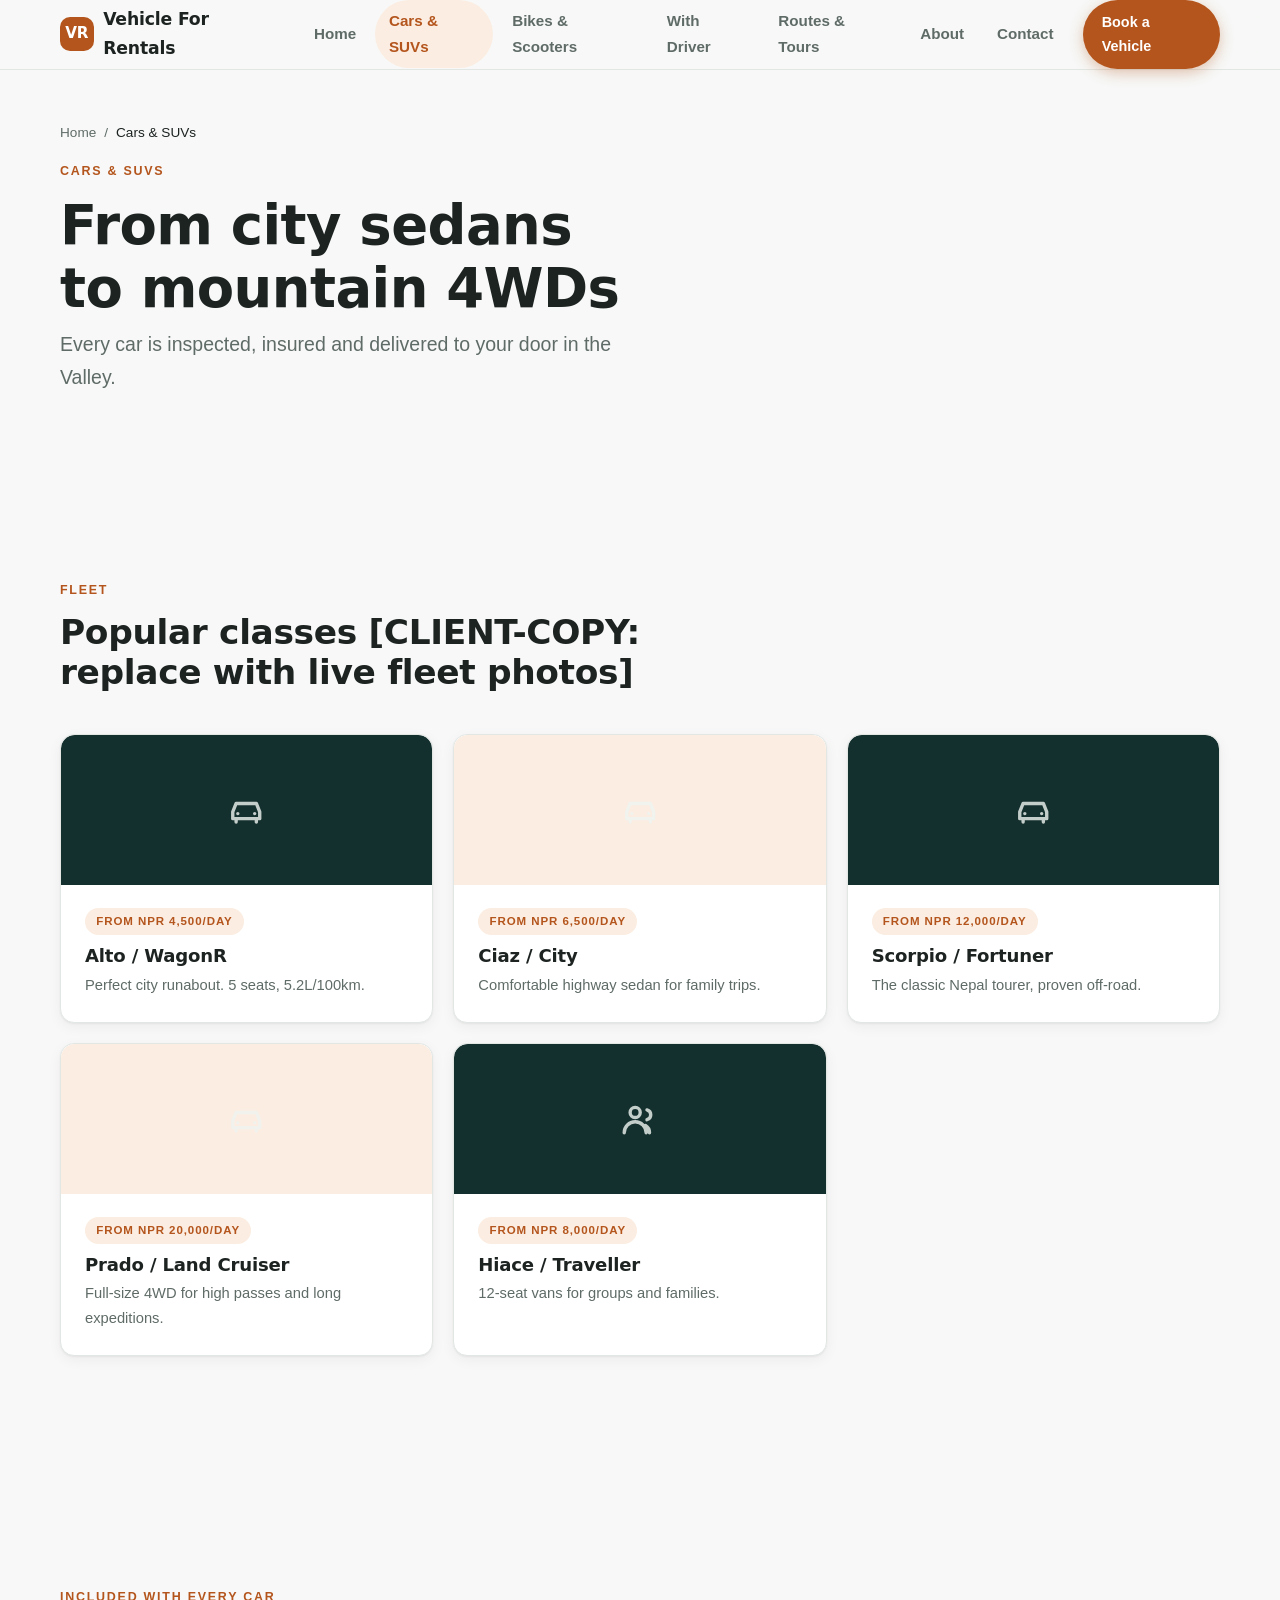
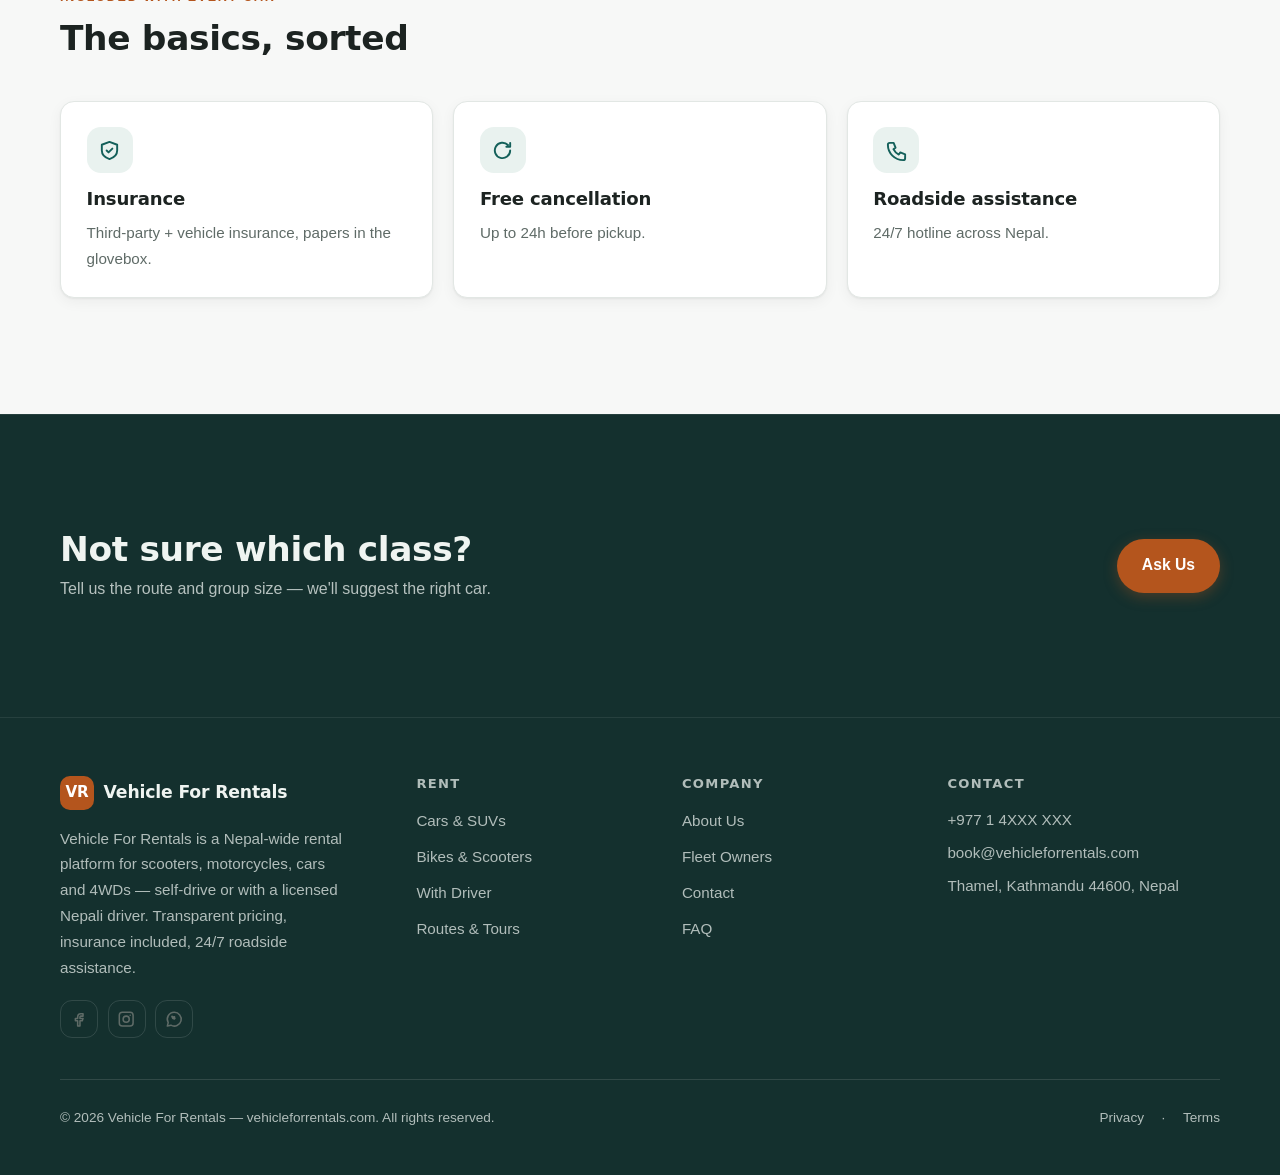
<file: vehicles.html>
<!DOCTYPE html>
<html lang="en">
<head>
<meta charset="utf-8">
<meta name="viewport" content="width=device-width, initial-scale=1">
<title>Cars &amp; SUVs — Vehicle For Rentals</title>
<meta name="description" content="Rent cars and SUVs in Nepal — sedans, hatchbacks and 4WDs, self-drive or with driver, clear rates and insurance included.">
<meta property="og:title" content="Cars &amp; SUVs">
<meta property="og:description" content="Rent cars and SUVs in Nepal — sedans, hatchbacks and 4WDs, self-drive or with driver, clear rates and insurance included.">
<meta property="og:type" content="website">
<meta property="og:url" content="https://vehicleforrentals.com/vehicles.html">
<link rel="icon" href="data:image/svg+xml,%3Csvg%20xmlns%3D'http%3A%2F%2Fwww.w3.org%2F2000%2Fsvg'%20viewBox%3D'0%200%2064%2064'%3E%3Crect%20width%3D'64'%20height%3D'64'%20rx%3D'14'%20fill%3D'%23B4551D'%2F%3E%3Ctext%20x%3D'32'%20y%3D'42'%20font-family%3D'Arial%2C%20sans-serif'%20font-size%3D'26'%20font-weight%3D'700'%20text-anchor%3D'middle'%20fill%3D'%23FFFFFF'%3EVR%3C%2Ftext%3E%3C%2Fsvg%3E">
<link rel="stylesheet" href="assets/style.css">
<script defer src="assets/main.js"></script>
<script defer src="assets/form.js"></script>
</head>
<body data-site="vehicleforrentals.com" data-page="vehicles.html">
<!-- CLIENT-COPY: All copy on this page is placeholder. Replace prices, contact details, statistics, and testimonial quotes with client-approved content before launch. -->
<a class="skip-link" href="#main">Skip to content</a>
<header class="site-header" data-header="light">
    <div class="container header-inner">
      <a class="brand" href="index.html"><span class="brand-mark" style="background:#B4551D;color:#FFFFFF">VR</span><span class="brand-name">Vehicle For Rentals</span></a>
      <nav class="main-nav" aria-label="Primary"><ul><li><a href="index.html">Home</a></li><li><a href="vehicles.html" aria-current="page">Cars &amp; SUVs</a></li><li><a href="bikes.html">Bikes &amp; Scooters</a></li><li><a href="with-driver.html">With Driver</a></li><li><a href="routes.html">Routes &amp; Tours</a></li><li><a href="about.html">About</a></li><li><a href="contact.html">Contact</a></li></ul></nav>
      <div class="header-actions"><a class="btn btn-primary btn-sm header-cta" href="contact.html">Book a Vehicle</a><button class="menu-toggle" aria-expanded="false" aria-controls="mobile-menu" aria-label="Open menu"><span class="icon" data-icon="menu" aria-hidden="true"></span></button></div>
    </div>
    <div class="mobile-menu" id="mobile-menu" hidden>
      <ul><li><a href="index.html">Home</a></li><li><a href="vehicles.html" aria-current="page">Cars &amp; SUVs</a></li><li><a href="bikes.html">Bikes &amp; Scooters</a></li><li><a href="with-driver.html">With Driver</a></li><li><a href="routes.html">Routes &amp; Tours</a></li><li><a href="about.html">About</a></li><li><a href="contact.html">Contact</a></li></ul>
      <a class="btn btn-primary btn-block" href="contact.html">Book a Vehicle</a>
    </div>
  </header>
<main id="main">
<section class="hero hero-inner">
    <div class="container hero-grid">
      <div class="hero-copy">
        <nav class="crumbs" aria-label="Breadcrumb"><a href="index.html">Home</a><span aria-hidden="true">/</span><span aria-current="page">Cars &amp; SUVs</span></nav>
        <p class="kicker">Cars &amp; SUVs</p>
        <h1>From city sedans to mountain 4WDs</h1>
        <p class="hero-lede">Every car is inspected, insured and delivered to your door in the Valley.</p>
        
        
        
      </div>
      
    </div>
  </section>
<section class="sec">
        <div class="container">
          <div class="sec-head"><p class="kicker">Fleet</p><h2>Popular classes [CLIENT-COPY: replace with live fleet photos]</h2></div>
          <ul class="grid gallery">
            <li class="card gal">
              <div class="gal-vis" style="background:#14302E"><span class="icon" data-icon="car" aria-hidden="true"></span></div>
              <div class="gal-body"><span class="tag">From NPR 4,500/day</span><h3>Alto / WagonR</h3><p>Perfect city runabout. 5 seats, 5.2L/100km.</p></div>
            </li><li class="card gal">
              <div class="gal-vis" style="background:#FBEDE1"><span class="icon" data-icon="car" aria-hidden="true"></span></div>
              <div class="gal-body"><span class="tag">From NPR 6,500/day</span><h3>Ciaz / City</h3><p>Comfortable highway sedan for family trips.</p></div>
            </li><li class="card gal">
              <div class="gal-vis" style="background:#14302E"><span class="icon" data-icon="car" aria-hidden="true"></span></div>
              <div class="gal-body"><span class="tag">From NPR 12,000/day</span><h3>Scorpio / Fortuner</h3><p>The classic Nepal tourer, proven off-road.</p></div>
            </li><li class="card gal">
              <div class="gal-vis" style="background:#FBEDE1"><span class="icon" data-icon="car" aria-hidden="true"></span></div>
              <div class="gal-body"><span class="tag">From NPR 20,000/day</span><h3>Prado / Land Cruiser</h3><p>Full-size 4WD for high passes and long expeditions.</p></div>
            </li><li class="card gal">
              <div class="gal-vis" style="background:#14302E"><span class="icon" data-icon="users" aria-hidden="true"></span></div>
              <div class="gal-body"><span class="tag">From NPR 8,000/day</span><h3>Hiace / Traveller</h3><p>12-seat vans for groups and families.</p></div>
            </li>
          </ul>
        </div></section><section class="sec">
        <div class="container">
          <div class="sec-head"><p class="kicker">Included with every car</p><h2>The basics, sorted</h2></div>
          <ul class="grid features">
            <li class="card feature"><span class="feature-icon"><span class="icon" data-icon="shield" aria-hidden="true"></span></span><h3>Insurance</h3><p>Third-party + vehicle insurance, papers in the glovebox.</p></li><li class="card feature"><span class="feature-icon"><span class="icon" data-icon="refresh" aria-hidden="true"></span></span><h3>Free cancellation</h3><p>Up to 24h before pickup.</p></li><li class="card feature"><span class="feature-icon"><span class="icon" data-icon="phone" aria-hidden="true"></span></span><h3>Roadside assistance</h3><p>24/7 hotline across Nepal.</p></li>
          </ul>
        </div></section><section class="sec cta-sec" style="background:#14302E;color:#EFF4F1">
        <div class="container cta-inner">
          <div><h2>Not sure which class?</h2><p>Tell us the route and group size — we&#39;ll suggest the right car.</p></div>
          <a class="btn btn-primary" href="contact.html">Ask Us</a>
        </div></section>

</main>
<footer class="site-footer footer-dark" style="background:#14302E;color:#EFF4F1">
    <div class="container">
      <div class="f-top">
        <div class="f-brand">
          <a class="brand" href="index.html"><span class="brand-mark" style="background:#B4551D;color:#FFFFFF">VR</span><span class="brand-name">Vehicle For Rentals</span></a>
          <p>Vehicle For Rentals is a Nepal-wide rental platform for scooters, motorcycles, cars and 4WDs — self-drive or with a licensed Nepali driver. Transparent pricing, insurance included, 24/7 roadside assistance.</p>
          <div class="socials"><a class="social" href="https://facebook.com/vehicleforrentals" aria-label="Facebook"><span class="icon" data-icon="facebook" aria-hidden="true"></span></a><a class="social" href="https://instagram.com/vehicleforrentals" aria-label="Instagram"><span class="icon" data-icon="instagram" aria-hidden="true"></span></a><a class="social" href="https://wa.me/9779800000000" aria-label="Whatsapp"><span class="icon" data-icon="whatsapp" aria-hidden="true"></span></a></div>
        </div>
        <div class="f-col"><h3>Rent</h3><ul><li><a href="vehicles.html">Cars &amp; SUVs</a></li><li><a href="bikes.html">Bikes &amp; Scooters</a></li><li><a href="with-driver.html">With Driver</a></li><li><a href="routes.html">Routes &amp; Tours</a></li></ul></div><div class="f-col"><h3>Company</h3><ul><li><a href="about.html">About Us</a></li><li><a href="contact.html">Fleet Owners</a></li><li><a href="contact.html">Contact</a></li><li><a href="routes.html">FAQ</a></li></ul></div>
        <div class="f-col f-contact"><h3>Contact</h3>
          <p>+977 1 4XXX XXX</p>
          <p>book@vehicleforrentals.com</p>
          <p>Thamel, Kathmandu 44600, Nepal</p>
        </div>
      </div>
      <div class="f-bottom"><p>© 2026 Vehicle For Rentals — vehicleforrentals.com. All rights reserved.</p><div class="f-legal"><a href="privacy.html">Privacy</a> · <a href="terms.html">Terms</a></div></div>
    </div>
  </footer>
</body>
</html>
</file>
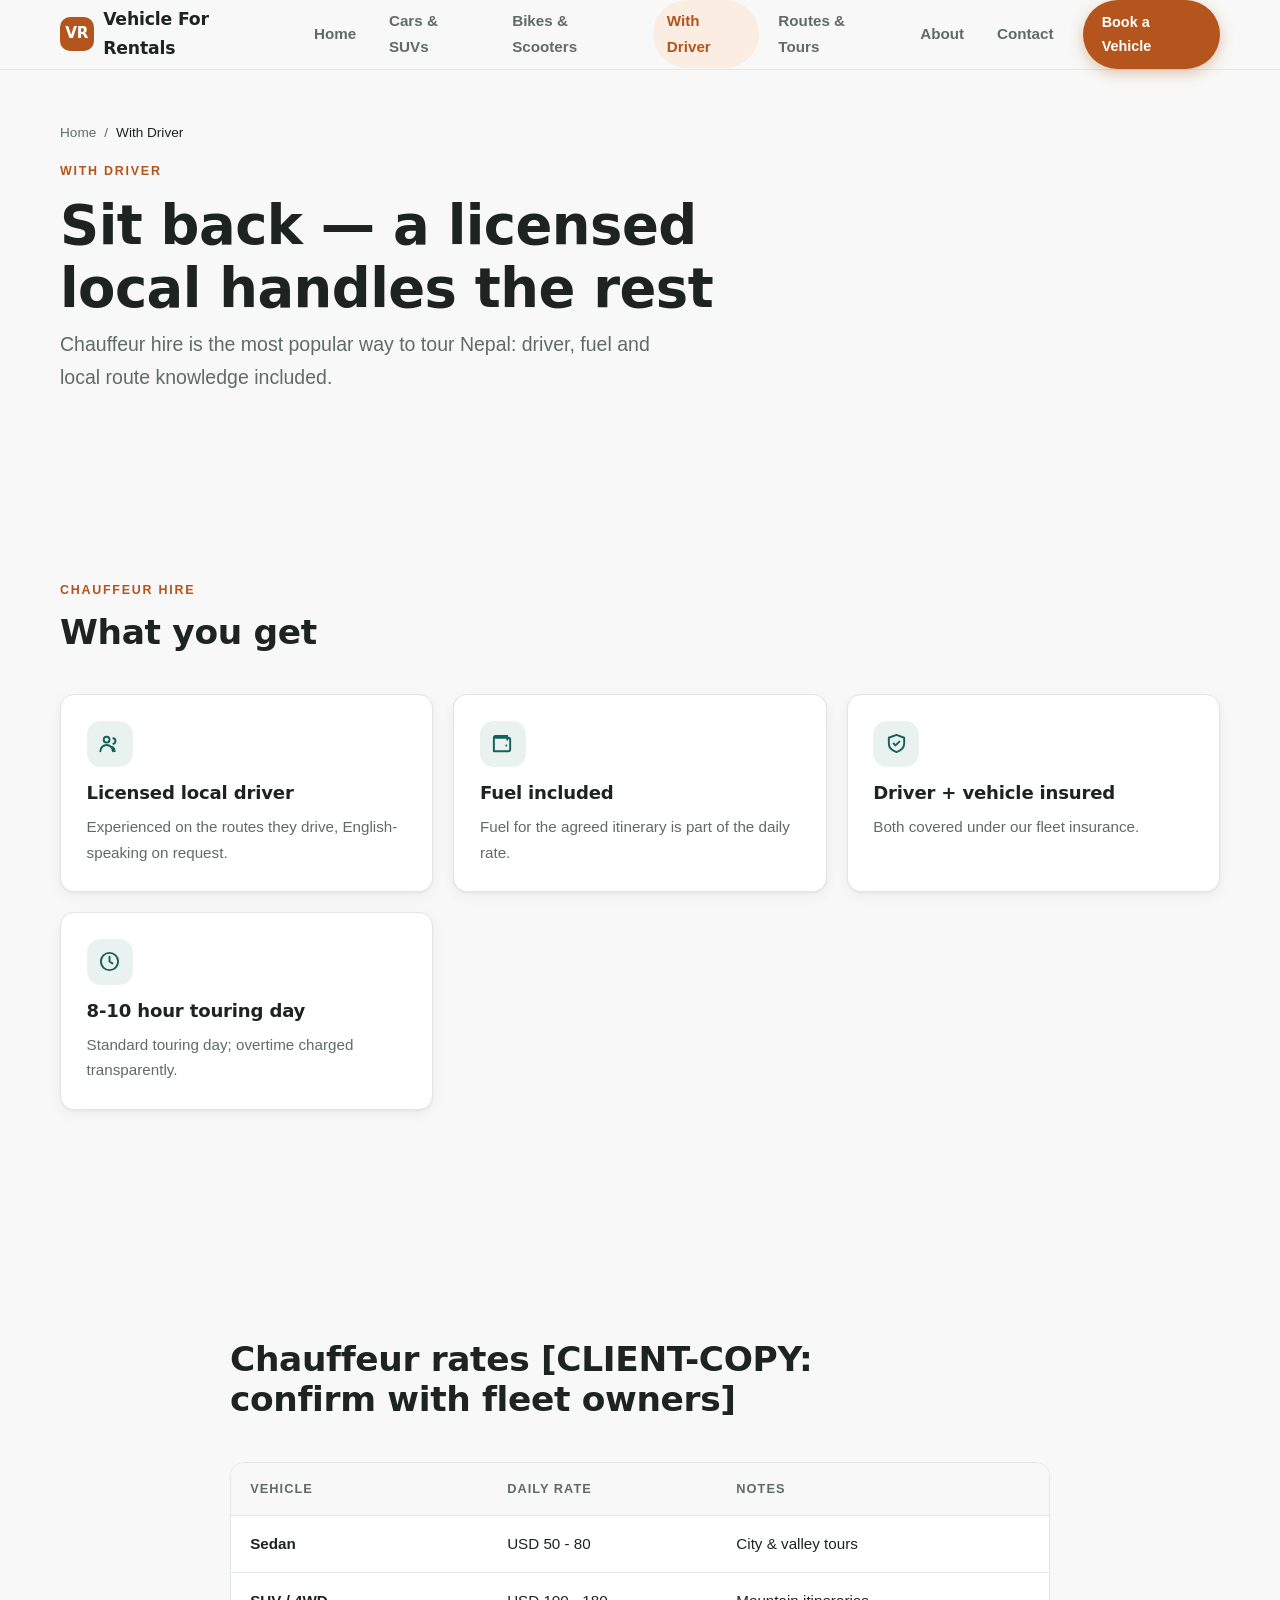
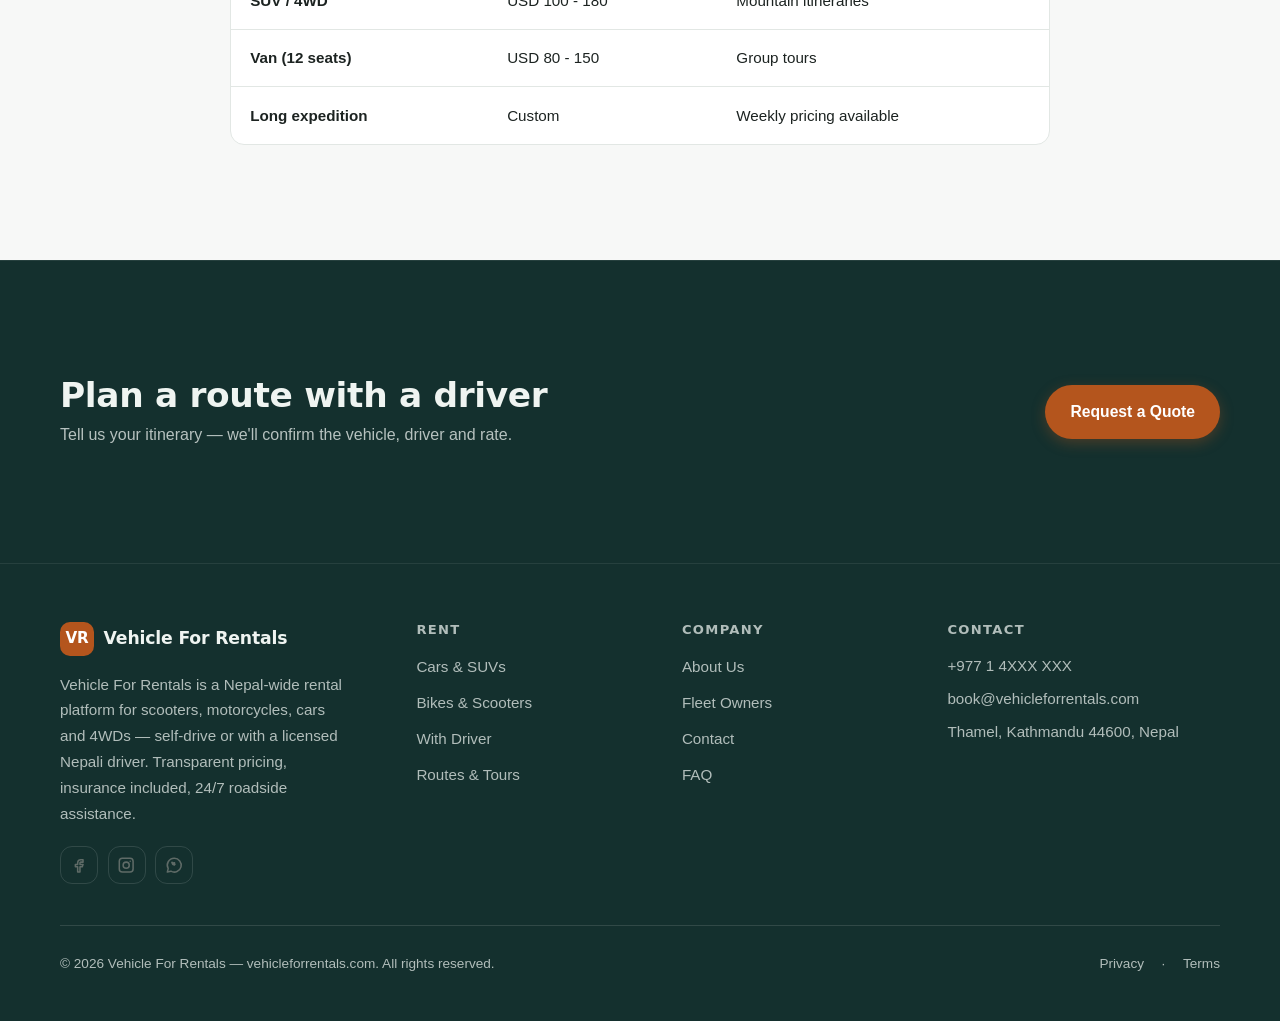
<file: with-driver.html>
<!DOCTYPE html>
<html lang="en">
<head>
<meta charset="utf-8">
<meta name="viewport" content="width=device-width, initial-scale=1">
<title>With Driver — Vehicle For Rentals</title>
<meta name="description" content="Chauffeur-driven car rental in Nepal — licensed Nepali drivers, fuel included, from USD 50/day.">
<meta property="og:title" content="With Driver">
<meta property="og:description" content="Chauffeur-driven car rental in Nepal — licensed Nepali drivers, fuel included, from USD 50/day.">
<meta property="og:type" content="website">
<meta property="og:url" content="https://vehicleforrentals.com/with-driver.html">
<link rel="icon" href="data:image/svg+xml,%3Csvg%20xmlns%3D'http%3A%2F%2Fwww.w3.org%2F2000%2Fsvg'%20viewBox%3D'0%200%2064%2064'%3E%3Crect%20width%3D'64'%20height%3D'64'%20rx%3D'14'%20fill%3D'%23B4551D'%2F%3E%3Ctext%20x%3D'32'%20y%3D'42'%20font-family%3D'Arial%2C%20sans-serif'%20font-size%3D'26'%20font-weight%3D'700'%20text-anchor%3D'middle'%20fill%3D'%23FFFFFF'%3EVR%3C%2Ftext%3E%3C%2Fsvg%3E">
<link rel="stylesheet" href="assets/style.css">
<script defer src="assets/main.js"></script>
<script defer src="assets/form.js"></script>
</head>
<body data-site="vehicleforrentals.com" data-page="with-driver.html">
<!-- CLIENT-COPY: All copy on this page is placeholder. Replace prices, contact details, statistics, and testimonial quotes with client-approved content before launch. -->
<a class="skip-link" href="#main">Skip to content</a>
<header class="site-header" data-header="light">
    <div class="container header-inner">
      <a class="brand" href="index.html"><span class="brand-mark" style="background:#B4551D;color:#FFFFFF">VR</span><span class="brand-name">Vehicle For Rentals</span></a>
      <nav class="main-nav" aria-label="Primary"><ul><li><a href="index.html">Home</a></li><li><a href="vehicles.html">Cars &amp; SUVs</a></li><li><a href="bikes.html">Bikes &amp; Scooters</a></li><li><a href="with-driver.html" aria-current="page">With Driver</a></li><li><a href="routes.html">Routes &amp; Tours</a></li><li><a href="about.html">About</a></li><li><a href="contact.html">Contact</a></li></ul></nav>
      <div class="header-actions"><a class="btn btn-primary btn-sm header-cta" href="contact.html">Book a Vehicle</a><button class="menu-toggle" aria-expanded="false" aria-controls="mobile-menu" aria-label="Open menu"><span class="icon" data-icon="menu" aria-hidden="true"></span></button></div>
    </div>
    <div class="mobile-menu" id="mobile-menu" hidden>
      <ul><li><a href="index.html">Home</a></li><li><a href="vehicles.html">Cars &amp; SUVs</a></li><li><a href="bikes.html">Bikes &amp; Scooters</a></li><li><a href="with-driver.html" aria-current="page">With Driver</a></li><li><a href="routes.html">Routes &amp; Tours</a></li><li><a href="about.html">About</a></li><li><a href="contact.html">Contact</a></li></ul>
      <a class="btn btn-primary btn-block" href="contact.html">Book a Vehicle</a>
    </div>
  </header>
<main id="main">
<section class="hero hero-inner">
    <div class="container hero-grid">
      <div class="hero-copy">
        <nav class="crumbs" aria-label="Breadcrumb"><a href="index.html">Home</a><span aria-hidden="true">/</span><span aria-current="page">With Driver</span></nav>
        <p class="kicker">With Driver</p>
        <h1>Sit back — a licensed local handles the rest</h1>
        <p class="hero-lede">Chauffeur hire is the most popular way to tour Nepal: driver, fuel and local route knowledge included.</p>
        
        
        
      </div>
      
    </div>
  </section>
<section class="sec">
        <div class="container">
          <div class="sec-head"><p class="kicker">Chauffeur hire</p><h2>What you get</h2></div>
          <ul class="grid features">
            <li class="card feature"><span class="feature-icon"><span class="icon" data-icon="users" aria-hidden="true"></span></span><h3>Licensed local driver</h3><p>Experienced on the routes they drive, English-speaking on request.</p></li><li class="card feature"><span class="feature-icon"><span class="icon" data-icon="wallet" aria-hidden="true"></span></span><h3>Fuel included</h3><p>Fuel for the agreed itinerary is part of the daily rate.</p></li><li class="card feature"><span class="feature-icon"><span class="icon" data-icon="shield" aria-hidden="true"></span></span><h3>Driver + vehicle insured</h3><p>Both covered under our fleet insurance.</p></li><li class="card feature"><span class="feature-icon"><span class="icon" data-icon="clock" aria-hidden="true"></span></span><h3>8-10 hour touring day</h3><p>Standard touring day; overtime charged transparently.</p></li>
          </ul>
        </div></section><section class="sec">
        <div class="container narrow">
          <div class="sec-head"><h2>Chauffeur rates [CLIENT-COPY: confirm with fleet owners]</h2></div>
          <div class="table-wrap"><table>
            <thead><tr><th scope="col">Vehicle</th><th scope="col">Daily rate</th><th scope="col">Notes</th></tr></thead>
            <tbody><tr><th scope="row">Sedan</th><td>USD 50 - 80</td><td>City &amp; valley tours</td></tr><tr><th scope="row">SUV / 4WD</th><td>USD 100 - 180</td><td>Mountain itineraries</td></tr><tr><th scope="row">Van (12 seats)</th><td>USD 80 - 150</td><td>Group tours</td></tr><tr><th scope="row">Long expedition</th><td>Custom</td><td>Weekly pricing available</td></tr></tbody>
          </table></div>
        </div></section><section class="sec cta-sec" style="background:#14302E;color:#EFF4F1">
        <div class="container cta-inner">
          <div><h2>Plan a route with a driver</h2><p>Tell us your itinerary — we&#39;ll confirm the vehicle, driver and rate.</p></div>
          <a class="btn btn-primary" href="contact.html">Request a Quote</a>
        </div></section>

</main>
<footer class="site-footer footer-dark" style="background:#14302E;color:#EFF4F1">
    <div class="container">
      <div class="f-top">
        <div class="f-brand">
          <a class="brand" href="index.html"><span class="brand-mark" style="background:#B4551D;color:#FFFFFF">VR</span><span class="brand-name">Vehicle For Rentals</span></a>
          <p>Vehicle For Rentals is a Nepal-wide rental platform for scooters, motorcycles, cars and 4WDs — self-drive or with a licensed Nepali driver. Transparent pricing, insurance included, 24/7 roadside assistance.</p>
          <div class="socials"><a class="social" href="https://facebook.com/vehicleforrentals" aria-label="Facebook"><span class="icon" data-icon="facebook" aria-hidden="true"></span></a><a class="social" href="https://instagram.com/vehicleforrentals" aria-label="Instagram"><span class="icon" data-icon="instagram" aria-hidden="true"></span></a><a class="social" href="https://wa.me/9779800000000" aria-label="Whatsapp"><span class="icon" data-icon="whatsapp" aria-hidden="true"></span></a></div>
        </div>
        <div class="f-col"><h3>Rent</h3><ul><li><a href="vehicles.html">Cars &amp; SUVs</a></li><li><a href="bikes.html">Bikes &amp; Scooters</a></li><li><a href="with-driver.html">With Driver</a></li><li><a href="routes.html">Routes &amp; Tours</a></li></ul></div><div class="f-col"><h3>Company</h3><ul><li><a href="about.html">About Us</a></li><li><a href="contact.html">Fleet Owners</a></li><li><a href="contact.html">Contact</a></li><li><a href="routes.html">FAQ</a></li></ul></div>
        <div class="f-col f-contact"><h3>Contact</h3>
          <p>+977 1 4XXX XXX</p>
          <p>book@vehicleforrentals.com</p>
          <p>Thamel, Kathmandu 44600, Nepal</p>
        </div>
      </div>
      <div class="f-bottom"><p>© 2026 Vehicle For Rentals — vehicleforrentals.com. All rights reserved.</p><div class="f-legal"><a href="privacy.html">Privacy</a> · <a href="terms.html">Terms</a></div></div>
    </div>
  </footer>
</body>
</html>
</file>
<file: assets/style.css>
/* ============================================================
   Design System — shared base for all 20 sites
   Theme tokens injected per site at build time ({{tokens}}).
   Style blend: Minimal/Zen restraint + commercial production polish.
   ============================================================ */

/* ---------- tokens ---------- */
:root{
  --bg:#F7F8F7;
  --surface:#FFFFFF;
  --ink:#1C2321;
  --muted:#5F6B67;
  --line:#E2E7E4;
  --accent:#B4551D;
  --accent-ink:#FFFFFF;
  --accent-soft:#FBEDE1;
  --on-dark:#14302E;
  --on-dark-ink:#EFF4F1;
  --radius:14px;
  --font-display:'Segoe UI', system-ui, sans-serif;
  --font-body:-apple-system, BlinkMacSystemFont, 'Segoe UI', Roboto, 'Helvetica Neue', Arial, sans-serif;
  --shadow-1:0 1px 2px rgba(20,18,14,.05),0 4px 14px rgba(20,18,14,.05);
  --shadow-2:0 2px 6px rgba(20,18,14,.06),0 14px 34px rgba(20,18,14,.09);
  --space-section:clamp(4rem,9vw,7.5rem);
}

/* ---------- reset ---------- */
*,*::before,*::after{box-sizing:border-box}
html{scroll-behavior:smooth;-webkit-text-size-adjust:100%}
body{margin:0;background:var(--bg);color:var(--ink);font-family:var(--font-body);font-size:1rem;line-height:1.7;-webkit-font-smoothing:antialiased}
img,svg{display:block;max-width:100%}
h1,h2,h3,h4{font-family:var(--font-display);line-height:1.16;margin:0 0 .55em;letter-spacing:-.01em;text-wrap:balance}
h1{font-size:clamp(2.1rem,4.6vw,3.4rem);font-weight:600}
h2{font-size:clamp(1.55rem,3vw,2.15rem);font-weight:600}
h3{font-size:1.13rem;font-weight:600}
p{margin:0 0 1em}
a{color:inherit;text-decoration:none}
ul,ol{margin:0;padding:0;list-style:none}
b,strong{font-weight:650}
code{font-family:ui-monospace,SFMono-Regular,Consolas,monospace;font-size:.92em;background:var(--accent-soft);padding:.12em .4em;border-radius:6px}
hr{border:0;border-top:1px solid var(--line);margin:2rem 0}

/* ---------- a11y ---------- */
.skip-link{position:absolute;left:-999px;top:0;z-index:200;background:var(--ink);color:var(--bg);padding:.7rem 1.2rem;border-radius:0 0 10px 0}
.skip-link:focus{left:0}
:focus-visible{outline:3px solid var(--accent);outline-offset:2px;border-radius:4px}
@media(prefers-reduced-motion:reduce){*,*::before,*::after{animation:none!important;transition:none!important;scroll-behavior:auto!important}}

/* ---------- layout ---------- */
.container{width:min(1160px,100% - 2.5rem);margin-inline:auto}
.narrow{max-width:820px}
.sec{padding-block:var(--space-section)}
.sec-head{margin-bottom:2.6rem;max-width:640px}
.sec-head.center{margin-inline:auto;text-align:center}
.lede{color:var(--muted);font-size:1.06rem;max-width:60ch}
.kicker{font-size:.78rem;font-weight:700;letter-spacing:.14em;text-transform:uppercase;color:var(--accent);margin:0 0 .7rem}
.grid{display:grid;gap:1.25rem;grid-template-columns:repeat(3,1fr)}
.card{background:var(--surface);border:1px solid var(--line);border-radius:var(--radius);padding:1.6rem;box-shadow:var(--shadow-1);transition:transform .18s ease,box-shadow .18s ease}
.card:hover{transform:translateY(-3px);box-shadow:var(--shadow-2)}

/* ---------- buttons ---------- */
.btn{display:inline-flex;align-items:center;justify-content:center;gap:.5rem;padding:.78rem 1.5rem;border-radius:999px;font-weight:650;font-size:.98rem;border:1.5px solid transparent;cursor:pointer;transition:transform .15s ease,box-shadow .15s ease,background .15s ease,color .15s ease;font-family:var(--font-body)}
.btn-primary{background:var(--accent);color:var(--accent-ink);box-shadow:0 4px 14px color-mix(in srgb,var(--accent) 34%,transparent)}
.btn-primary:hover{transform:translateY(-1px);box-shadow:0 8px 22px color-mix(in srgb,var(--accent) 40%,transparent)}
.btn-ghost{background:transparent;color:var(--ink);border-color:var(--line)}
.btn-ghost:hover{border-color:var(--ink)}
.btn-sm{padding:.55rem 1.1rem;font-size:.9rem}
.btn-block{width:100%}
.btn-row{display:flex;flex-wrap:wrap;gap:.9rem;margin-top:1.6rem}
.icon{display:inline-flex;vertical-align:-.18em;width:1.15em;height:1.15em}
.icon svg{width:100%;height:100%;fill:none;stroke:currentColor;stroke-width:2;stroke-linecap:round;stroke-linejoin:round}

/* ---------- header ---------- */
.site-header{position:sticky;top:0;z-index:100;background:color-mix(in srgb,var(--bg) 86%,transparent);backdrop-filter:blur(12px);border-bottom:1px solid var(--line)}
.site-header.scrolled{box-shadow:0 6px 24px rgba(20,18,14,.06)}
.header-inner{display:flex;align-items:center;justify-content:space-between;gap:1rem;min-height:68px}
.brand{display:inline-flex;align-items:center;gap:.6rem;font-weight:750;font-family:var(--font-display);font-size:1.08rem;letter-spacing:-.01em}
.brand-mark{display:inline-flex;align-items:center;justify-content:center;width:34px;height:34px;border-radius:10px;font-size:.95rem;font-weight:800}
.main-nav ul{display:flex;gap:.35rem;align-items:center}
.main-nav a{display:block;padding:.5rem .85rem;border-radius:999px;font-size:.95rem;font-weight:550;color:var(--muted);transition:color .15s,background .15s}
.main-nav a:hover{color:var(--ink);background:var(--accent-soft)}
.main-nav a[aria-current="page"]{color:var(--accent);background:var(--accent-soft)}
.header-actions{display:flex;align-items:center;gap:.8rem}
.menu-toggle{display:none;width:42px;height:42px;border-radius:12px;border:1px solid var(--line);background:var(--surface);color:var(--ink);cursor:pointer;align-items:center;justify-content:center}
.mobile-menu{display:none}
/* dark header variant */
.site-header[data-header="dark"]{background:color-mix(in srgb,var(--on-dark) 88%,transparent);border-bottom-color:rgba(255,255,255,.08)}
.site-header[data-header="dark"] .main-nav a{color:color-mix(in srgb,var(--on-dark-ink) 78%,transparent)}
.site-header[data-header="dark"] .main-nav a:hover,.site-header[data-header="dark"] .main-nav a[aria-current="page"]{color:var(--on-dark-ink);background:rgba(255,255,255,.1)}
.site-header[data-header="dark"] .menu-toggle{background:rgba(255,255,255,.06);border-color:rgba(255,255,255,.14);color:var(--on-dark-ink)}
/* tinted header variant */
.site-header[data-header="tinted"]{background:color-mix(in srgb,var(--accent-soft) 84%,transparent)}

/* ---------- hero ---------- */
.hero{padding-block:clamp(3.5rem,8vw,6.5rem);overflow:hidden}
.hero-home{background:linear-gradient(180deg,var(--accent-soft) 0%,transparent 78%)}
.hero-grid{display:grid;grid-template-columns:1.05fr .95fr;gap:3rem;align-items:center}
.hero-inner .hero-grid{grid-template-columns:1fr}
.hero-inner{padding-block:3.2rem}
.hero-inner .hero-copy{max-width:760px}
h1{margin-bottom:.5rem}
.hero-lede{font-size:clamp(1.05rem,1.6vw,1.22rem);color:var(--muted);max-width:56ch}
.hero-badges{display:flex;flex-wrap:wrap;gap:.6rem;margin-top:1.4rem}
.hero-badge{display:inline-flex;align-items:center;gap:.4rem;font-size:.85rem;font-weight:600;color:var(--ink);background:var(--surface);border:1px solid var(--line);border-radius:999px;padding:.35rem .9rem}
.hero-badge .icon{color:var(--accent)}
.hero-stats{display:flex;flex-wrap:wrap;gap:2.2rem;margin:2rem 0 0;border-top:1px solid var(--line);padding-top:1.4rem}
.hero-stats dt{font-family:var(--font-display);font-size:1.7rem;font-weight:700;color:var(--accent)}
.hero-stats dd{margin:0;font-size:.85rem;color:var(--muted)}
.crumbs{display:flex;gap:.5rem;font-size:.85rem;color:var(--muted);margin-bottom:1.1rem}
.crumbs a{color:var(--muted)}
.crumbs a:hover{color:var(--accent)}
.crumbs [aria-current="page"]{color:var(--ink)}
.hero-art{position:relative;min-height:360px;display:flex;align-items:center;justify-content:center}

/* ---------- hero art components ---------- */
.art{width:100%;max-width:520px}
.art svg{width:100%;height:auto}
.orb-art{position:relative;aspect-ratio:1;max-width:420px}
.orb{position:absolute;border-radius:50%}
.orb.o1{inset:8% 6% 20% 14%}
.orb.o2{inset:30% 22% 6% 26%}
.orb.o3{inset:34% 8% 26% 40%;border-radius:50%}
.orb-mark{position:absolute;inset:36% 30% 30% 36%;display:flex;align-items:center;justify-content:center;border-radius:26px;box-shadow:var(--shadow-2);font-size:1.6rem;color:var(--accent)}
.geo-art svg{border-radius:var(--radius)}
.map-art svg{border-radius:var(--radius);background:var(--surface);border:1px solid var(--line)}
.wave-art{aspect-ratio:16/10}
.wave-art svg{width:100%;height:100%;border-radius:var(--radius)}
.bubbles-art{position:relative;width:100%;max-width:400px;aspect-ratio:1}
.bubble{position:absolute;background:var(--surface);border:1px solid var(--line);border-radius:16px;padding:.7rem 1rem;display:flex;gap:.55rem;align-items:center;font-size:.85rem;font-weight:600;box-shadow:var(--shadow-2)}
.bubble .icon{color:var(--accent)}
.bubble.b1{top:6%;left:4%;animation:float 5.5s ease-in-out infinite}
.bubble.b2{top:40%;right:0;animation:float 6.5s ease-in-out .6s infinite}
.bubble.b3{bottom:8%;left:18%;animation:float 5s ease-in-out 1.1s infinite}
.bubble-core{position:absolute;inset:26% 22%;display:flex;align-items:center;justify-content:center;background:var(--accent);color:var(--accent-ink);border-radius:34px;font-size:2.4rem;box-shadow:var(--shadow-2)}
@keyframes float{0%,100%{transform:translateY(0)}50%{transform:translateY(-10px)}}
.chart-art{width:100%;max-width:420px}
.chart-card{background:var(--surface);border:1px solid var(--line);border-radius:var(--radius);padding:1.4rem;box-shadow:var(--shadow-2)}
.chart-head{display:flex;gap:.4rem;margin-bottom:1.2rem}
.chart-head span{width:9px;height:9px;border-radius:50%;background:var(--line)}
.chart-head span:first-child{background:var(--accent)}
.chart-bars{display:flex;align-items:flex-end;gap:.5rem;height:170px}
.chart-bars i{flex:1;background:var(--accent-soft);border-radius:6px 6px 0 0;transition:height .4s}
.chart-bars i:nth-child(2n){background:var(--accent);opacity:.85}
.chart-foot{display:flex;justify-content:space-between;align-items:center;margin-top:1.1rem}
.chart-foot span{width:52%;height:8px;border-radius:99px;background:var(--line)}
.chart-foot b{width:16px;height:16px;border-radius:5px}
.phone-art{width:100%;max-width:300px}
.phone{position:relative;background:var(--on-dark);color:var(--on-dark-ink);border-radius:38px;padding:2.4rem 1.4rem 1.6rem;aspect-ratio:9/17;box-shadow:var(--shadow-2);border:6px solid var(--on-dark)}
.phone-notch{position:absolute;top:12px;left:50%;transform:translateX(-50%);width:88px;height:18px;background:rgba(255,255,255,.14);border-radius:99px}
.phone-line{height:9px;border-radius:99px;background:rgba(255,255,255,.22);margin:.7rem 0}
.phone-line.w60{width:60%}.phone-line.w80{width:80%}
.phone-chip{border-radius:12px;height:46px;margin:.6rem 0}
.phone-btn{border-radius:12px;height:40px;margin-top:1rem}
.browser-art{width:100%;max-width:460px}
.browser{background:var(--surface);border:1px solid var(--line);border-radius:14px;box-shadow:var(--shadow-2);overflow:hidden}
.browser-bar{display:flex;align-items:center;gap:.45rem;padding:.75rem 1rem;background:color-mix(in srgb,var(--on-dark) 4%,var(--surface));border-bottom:1px solid var(--line)}
.browser-bar i{width:10px;height:10px;border-radius:50%;background:var(--line)}
.browser-bar i:nth-child(1){background:#e06c5b}.browser-bar i:nth-child(2){background:#e8b83e}.browser-bar i:nth-child(3){background:#5fae6b}
.browser-bar span{flex:1;height:20px;border-radius:8px;background:var(--bg);border:1px solid var(--line);margin-left:.4rem}
.browser-body{padding:1.4rem}
.bb-line{height:11px;border-radius:99px;background:var(--line);margin:.65rem 0}
.bb-line.w70{width:70%}.bb-line.w40{width:40%}
.bb-grid{display:grid;grid-template-columns:1fr 1fr;gap:.7rem;margin:1.1rem 0}
.bb-grid span{height:64px;border-radius:10px}
.bb-btn{height:34px;border-radius:99px;width:45%}
.cards-art{position:relative;width:100%;max-width:380px;aspect-ratio:1.1}
.stack-card{position:absolute;width:62%;aspect-ratio:4/3;border-radius:var(--radius);display:flex;align-items:center;justify-content:center;font-size:2rem;box-shadow:var(--shadow-2)}
.stack-card.c1{left:0;top:6%;transform:rotate(-7deg)}
.stack-card.c2{right:0;top:16%;transform:rotate(5deg)}
.stack-card.c3{left:19%;top:44%;transform:rotate(-2deg)}
.tiles-art{display:grid;grid-template-columns:1fr 1fr;gap:1rem;width:100%;max-width:380px}
.tile{aspect-ratio:1;border-radius:var(--radius);display:flex;align-items:center;justify-content:center;font-size:2rem;box-shadow:var(--shadow-1)}
.pattern-art{position:relative;width:100%;max-width:430px;aspect-ratio:1}
.pat-dots{position:absolute;inset:0;background-size:22px 22px;border-radius:var(--radius)}
.pat-orb{position:absolute;inset:12% 18%;border-radius:50%;filter:blur(2px)}
.pat-card{position:absolute;left:8%;bottom:10%;display:flex;gap:.7rem;align-items:center;padding:.9rem 1.2rem;border-radius:16px;box-shadow:var(--shadow-2);font-weight:650;font-size:.92rem}
.pat-card .icon{color:var(--accent)}
.plate-art{position:relative;width:100%;max-width:400px;aspect-ratio:1;display:flex;align-items:center;justify-content:center}
.plate{width:62%;aspect-ratio:1;border-radius:50%;background:var(--accent-soft);border:2px solid var(--line);display:flex;align-items:center;justify-content:center;color:var(--accent);font-size:3rem;box-shadow:var(--shadow-2)}
.plate-ring{position:absolute;width:78%;aspect-ratio:1;border-radius:50%;border:1.5px dashed var(--accent);opacity:.45}
@media(max-width:900px){
  .hero-grid{grid-template-columns:1fr;gap:2rem}
  .hero-art{min-height:280px}
  .hero-art .art{max-width:420px}
}

/* ---------- footer ---------- */
.site-footer{border-top:1px solid var(--line);padding:3.6rem 0 2rem;background:var(--bg)}
.footer-dark{border-top:0}
.f-top{display:grid;grid-template-columns:1.4fr 1fr 1fr 1.2fr;gap:2.4rem;margin-bottom:2.6rem}
.f-brand p{color:var(--muted);font-size:.95rem;max-width:34ch;margin-top:1rem}
.f-col h3{font-size:.82rem;font-weight:750;letter-spacing:.1em;text-transform:uppercase;color:var(--muted);margin-bottom:1rem}
.f-col ul li{margin-bottom:.55rem}
.f-col a{color:var(--muted);font-size:.95rem}
.f-col a:hover{color:var(--accent)}
.f-contact p{color:var(--muted);font-size:.95rem;margin-bottom:.45rem}
.socials{display:flex;gap:.6rem;margin-top:1.2rem}
.social{width:38px;height:38px;border-radius:12px;border:1px solid var(--line);display:flex;align-items:center;justify-content:center;color:var(--muted);transition:color .15s,border-color .15s}
.social:hover{color:var(--accent);border-color:var(--accent)}
.f-bottom{display:flex;justify-content:space-between;flex-wrap:wrap;gap:.8rem;border-top:1px solid var(--line);padding-top:1.6rem;font-size:.85rem;color:var(--muted)}
.f-legal{display:flex;gap:1.1rem}
.f-legal a:hover{color:var(--accent)}
.footer-dark .f-brand p,.footer-dark .f-col a,.footer-dark .f-contact p,.footer-dark .f-bottom,.footer-dark .f-col h3{color:color-mix(in srgb,var(--on-dark-ink) 72%,transparent)}
.footer-dark .f-bottom,.footer-dark .social{border-color:rgba(255,255,255,.12)}
.footer-dark .f-col a:hover,.footer-dark .f-legal a:hover{color:var(--accent)}

/* ---------- logos ---------- */
.logos-sec{padding-block:2.4rem}
.logos{display:flex;flex-wrap:wrap;gap:2.4rem;justify-content:center;align-items:center;opacity:.55}
.logo-name{font-family:var(--font-display);font-weight:700;font-size:1.05rem;letter-spacing:.02em}

/* ---------- features ---------- */
.feature{text-align:left}
.feature-icon{display:inline-flex;align-items:center;justify-content:center;width:46px;height:46px;border-radius:14px;background:var(--accent-soft);color:var(--accent);font-size:1.25rem;margin-bottom:1rem}
.feature p{color:var(--muted);font-size:.95rem;margin:0}

/* ---------- steps ---------- */
.steps{display:grid;gap:1rem;counter-reset:step}
.step{display:flex;gap:1.2rem;background:var(--surface);border:1px solid var(--line);border-radius:var(--radius);padding:1.4rem 1.6rem;align-items:flex-start}
.step-n{flex:none;width:40px;height:40px;border-radius:50%;background:var(--accent);color:var(--accent-ink);display:flex;align-items:center;justify-content:center;font-weight:750;font-family:var(--font-display)}
.step h3{margin-bottom:.3rem}
.step p{color:var(--muted);font-size:.95rem;margin:0}

/* ---------- process ---------- */
.process{display:grid;grid-template-columns:1fr 1fr;gap:1.25rem;position:relative}
.process li{background:var(--surface);border:1px solid var(--line);border-radius:var(--radius);padding:1.5rem;box-shadow:var(--shadow-1)}
.process li::before{content:"";display:block;width:34px;height:3px;background:var(--accent);border-radius:99px;margin-bottom:1rem}
.process p{color:var(--muted);font-size:.95rem;margin:0}

/* ---------- pricing ---------- */
.pricing{align-items:stretch}
.price{padding:1.9rem;display:flex;flex-direction:column}
.price h3{font-size:.95rem;letter-spacing:.06em;text-transform:uppercase;color:var(--muted)}
.price-num{font-family:var(--font-display);font-size:2.3rem;font-weight:700;margin:.4rem 0 1.1rem}
.price-num span{font-size:.95rem;color:var(--muted);font-weight:500;font-family:var(--font-body)}
.price ul{margin:0 0 1.4rem;display:grid;gap:.6rem}
.price li{display:flex;gap:.55rem;align-items:flex-start;font-size:.93rem}
.price li .icon{color:var(--accent);margin-top:.18em}
.price .btn{margin-top:auto}
.price-hot{border:1.5px solid var(--accent);box-shadow:0 10px 30px color-mix(in srgb,var(--accent) 16%,transparent)}

/* ---------- testimonials ---------- */
.testi blockquote{margin:0 0 1.1rem;font-size:1rem;color:var(--ink)}
.testi figcaption{display:flex;flex-direction:column;gap:.1rem;border-top:1px solid var(--line);padding-top:1rem}
.testi figcaption b{font-size:.93rem}
.testi figcaption span{color:var(--muted);font-size:.83rem}
.testi{position:relative}
.testi::before{content:"“";position:absolute;top:.2rem;right:1.2rem;font-family:var(--font-display);font-size:4rem;line-height:1;color:var(--accent-soft)}

/* ---------- faq ---------- */
.faq{display:grid;gap:.8rem}
.faq-item{background:var(--surface);border:1px solid var(--line);border-radius:var(--radius);overflow:hidden}
.faq-item summary{cursor:pointer;padding:1.1rem 1.4rem;font-weight:650;list-style:none;display:flex;justify-content:space-between;align-items:center;gap:1rem}
.faq-item summary::-webkit-details-marker{display:none}
.faq-item summary::after{content:"+";font-size:1.3rem;color:var(--accent);flex:none;transition:transform .2s}
.faq-item[open] summary::after{transform:rotate(45deg)}
.faq-item p{padding:0 1.4rem 1.2rem;color:var(--muted);font-size:.95rem;margin:0}

/* ---------- stats band ---------- */
.stats-sec{border-block:1px solid transparent}
.stats{display:grid;grid-template-columns:repeat(4,1fr);gap:1.5rem;margin:0;text-align:center}
.stats dt{font-family:var(--font-display);font-size:clamp(1.8rem,3.4vw,2.6rem);font-weight:700}
.stats dd{margin:.2rem 0 0;color:color-mix(in srgb,var(--on-dark-ink) 72%,transparent);font-size:.92rem}

/* ---------- split ---------- */
.split{display:grid;grid-template-columns:1.05fr .95fr;gap:3rem;align-items:center}
.split-copy .lede{font-size:1.05rem}
.tick-list{display:grid;gap:.7rem;margin-top:1.2rem}
.tick-list li{display:flex;gap:.6rem;align-items:flex-start;font-size:.98rem}
.tick-list .icon{color:var(--accent);margin-top:.2em}
.split-art{display:flex;justify-content:center}

/* ---------- gallery ---------- */
.gal{padding:0;overflow:hidden;display:flex;flex-direction:column}
.gal-vis{height:150px;display:flex;align-items:center;justify-content:center;color:color-mix(in srgb,var(--on-dark-ink) 80%,transparent);font-size:2.2rem}
.gal-body{padding:1.3rem 1.5rem 1.5rem}
.gal-body h3{margin-bottom:.35rem}
.gal-body p{color:var(--muted);font-size:.92rem;margin:0}
.tag{display:inline-block;font-size:.72rem;font-weight:750;letter-spacing:.08em;text-transform:uppercase;color:var(--accent);background:var(--accent-soft);border-radius:99px;padding:.22rem .7rem;margin-bottom:.7rem}

/* ---------- categories ---------- */
.cat{display:flex;gap:1rem;align-items:center;justify-content:space-between;padding:1.2rem 1.4rem;cursor:pointer}
.cat-icon{flex:none;width:48px;height:48px;border-radius:14px;background:var(--accent-soft);color:var(--accent);display:flex;align-items:center;justify-content:center;font-size:1.3rem}
.cat h3{font-size:1.02rem;margin:0 0 .1rem}
.cat p{color:var(--muted);font-size:.85rem;margin:0}
.cat>div{flex:1}
.cat>.icon{color:var(--muted);transition:transform .15s}
.cat:hover>.icon{transform:translate(2px,-2px);color:var(--accent)}

/* ---------- cta band ---------- */
.cta-sec{border-block:1px solid rgba(255,255,255,.08)}
.cta-inner{display:flex;justify-content:space-between;align-items:center;gap:2rem;flex-wrap:wrap}
.cta-inner h2{margin:0 0 .3rem}
.cta-inner p{color:color-mix(in srgb,var(--on-dark-ink) 74%,transparent);margin:0;max-width:52ch}

/* ---------- comparison ---------- */
.table-wrap{overflow-x:auto;border:1px solid var(--line);border-radius:var(--radius);background:var(--surface)}
table{width:100%;border-collapse:collapse;font-size:.95rem;min-width:560px}
th,td{text-align:left;padding:.95rem 1.2rem;border-bottom:1px solid var(--line)}
thead th{background:var(--bg);font-size:.8rem;letter-spacing:.08em;text-transform:uppercase;color:var(--muted)}
tbody tr:last-child th,tbody tr:last-child td{border-bottom:0}
th[scope="row"]{font-weight:650}
.us-col{color:var(--accent);font-weight:600}
.us-col .icon{vertical-align:-.16em}
.cmp .us-col{background:color-mix(in srgb,var(--accent-soft) 60%,transparent)}
.cmp .us-col span{color:var(--ink)}

/* ---------- blog ---------- */
.post .tag{margin-top:.4rem}
.post h3 a:hover{color:var(--accent)}
.post p{color:var(--muted);font-size:.94rem}
.more{display:inline-flex;align-items:center;gap:.4rem;font-weight:650;font-size:.9rem;color:var(--accent)}
.more .icon{transition:transform .15s}
.more:hover .icon{transform:translateX(3px)}

/* ---------- contact list ---------- */
.contact-list{display:grid;gap:1rem;margin-top:1.4rem}
.contact-list li{display:flex;gap:.9rem;align-items:flex-start}
.contact-list .icon{flex:none;width:42px;height:42px;border-radius:12px;background:var(--accent-soft);color:var(--accent);display:flex;align-items:center;justify-content:center;width:auto;height:auto;padding:.7rem;margin-top:0}
.contact-list b{display:block;font-size:.95rem}
.contact-list span{color:var(--muted);font-size:.92rem}

/* ---------- forms ---------- */
.form-sec{padding-top:0}
.form-card{padding:2rem;box-shadow:var(--shadow-2)}
.form-card h3{font-family:var(--font-display);font-size:1.35rem}
.form-lede{color:var(--muted);font-size:.95rem}
form{display:grid;gap:1.05rem;margin-top:1.3rem}
.field{display:grid;gap:.4rem}
.field label{font-size:.9rem;font-weight:650}
.req{color:var(--accent)}
.field input,.field textarea,.field select{width:100%;padding:.8rem 1rem;border:1.5px solid var(--line);border-radius:12px;background:var(--bg);color:var(--ink);font-family:var(--font-body);font-size:.97rem;transition:border-color .15s,box-shadow .15s}
.field input:focus,.field textarea:focus,.field select:focus{outline:none;border-color:var(--accent);box-shadow:0 0 0 3px color-mix(in srgb,var(--accent) 18%,transparent)}
.field input[aria-invalid="true"],.field textarea[aria-invalid="true"],.field select[aria-invalid="true"]{border-color:#c0392b}
.field-error{color:#c0392b;font-size:.84rem;margin:0}
.form-note{font-size:.82rem;color:var(--muted);margin:0;text-align:center}
.form-done,.form-fail{text-align:center;padding:1.6rem .4rem;display:grid;justify-items:center;gap:.5rem}
.done-icon{width:56px;height:56px;border-radius:50%;background:var(--accent-soft);color:var(--accent);display:flex;align-items:center;justify-content:center;font-size:1.5rem}
.form-done h4,.form-fail h4{margin:0}
.form-done p,.form-fail p{color:var(--muted);font-size:.92rem;max-width:42ch;margin:0}
.form-fail{color:#c0392b}
.form-fail p{color:#c0392b}

/* ---------- legal ---------- */
.legal-sec h2{font-size:1.25rem;margin-top:1.8rem}
.legal-sec p{color:var(--muted);font-size:.97rem}

/* ---------- 404 ---------- */
.hero-404{text-align:center}
.hero-404 .btn-row{justify-content:center}

/* ---------- responsive ---------- */
@media(max-width:1024px){
  .grid{grid-template-columns:repeat(2,1fr)}
  .f-top{grid-template-columns:1fr 1fr}
  .stats{grid-template-columns:repeat(2,1fr)}
  .split{grid-template-columns:1fr;gap:2rem}
}
@media(max-width:820px){
  .main-nav{display:none}
  .menu-toggle{display:inline-flex}
  .header-cta{display:none}
  .mobile-menu{position:fixed;inset:68px 0 auto 0;background:var(--bg);border-bottom:1px solid var(--line);padding:1rem 1.25rem 1.5rem;box-shadow:var(--shadow-2);z-index:99}
  .mobile-menu[hidden]{display:none}
  .mobile-menu ul{display:grid;gap:.2rem}
  .mobile-menu a{display:block;padding:.8rem 1rem;border-radius:12px;font-weight:600;font-size:1.02rem}
  .mobile-menu a:hover,.mobile-menu a[aria-current="page"]{background:var(--accent-soft);color:var(--accent)}
  .mobile-menu .btn{margin-top:1rem}
}
@media(max-width:560px){
  .grid{grid-template-columns:1fr}
  .stats{grid-template-columns:1fr 1fr;gap:1.1rem}
  .process{grid-template-columns:1fr}
  .f-top{grid-template-columns:1fr;gap:1.8rem}
  .f-bottom{flex-direction:column}
  .steps{grid-template-columns:1fr}
  .cta-inner{flex-direction:column;align-items:flex-start}
}

/* ---------- per-site flavor (/* route-map card motif */
.gal-vis{border-radius:14px 14px 0 0}
.cats .cat{background:#fff}
.hero-home{background:linear-gradient(180deg,#FBEDE1 0%,transparent 78%)}
.feature-icon{background:#E9F2EF;color:#14605A}
.stats dt{color:#D96C2C}
.logos-sec .logo-name{color:#6B7A75}) ---------- */
/* route-map card motif */
.gal-vis{border-radius:14px 14px 0 0}
.cats .cat{background:#fff}
.hero-home{background:linear-gradient(180deg,#FBEDE1 0%,transparent 78%)}
.feature-icon{background:#E9F2EF;color:#14605A}
.stats dt{color:#D96C2C}
.logos-sec .logo-name{color:#6B7A75}
</file>
